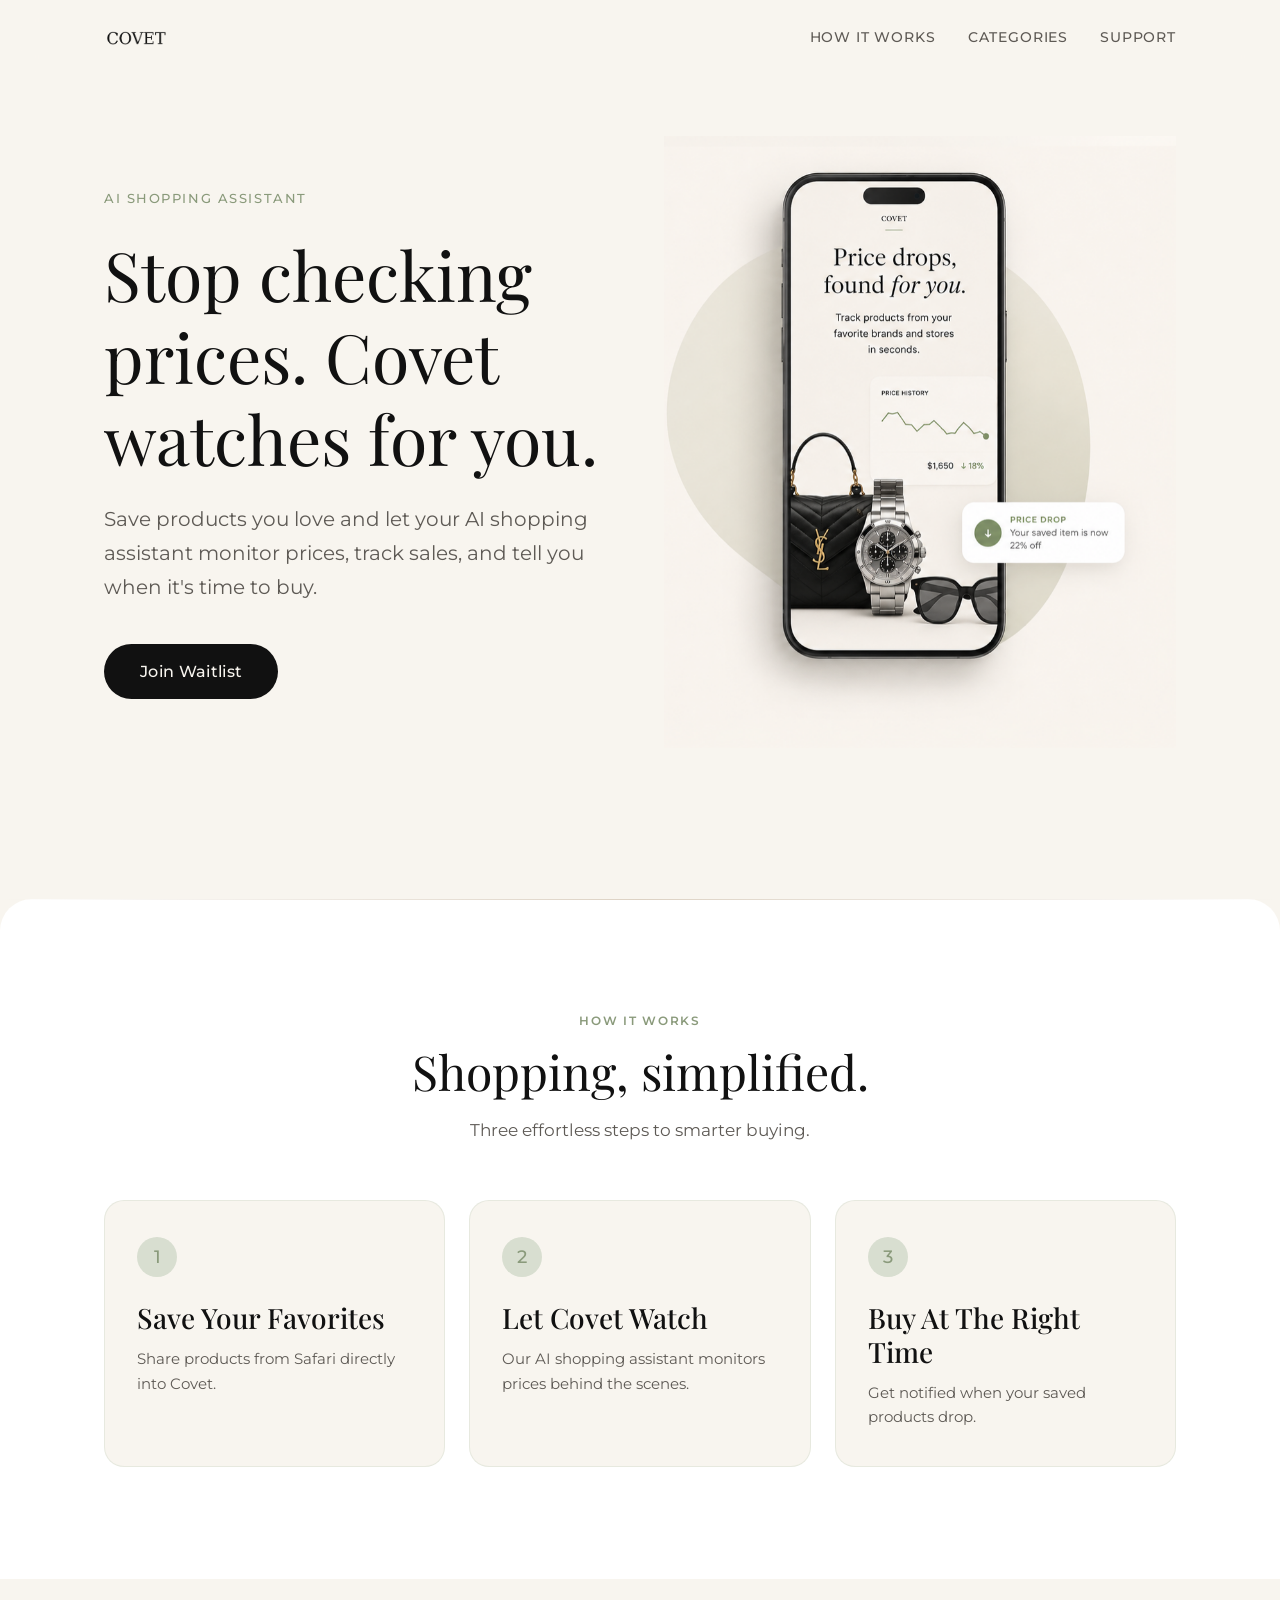
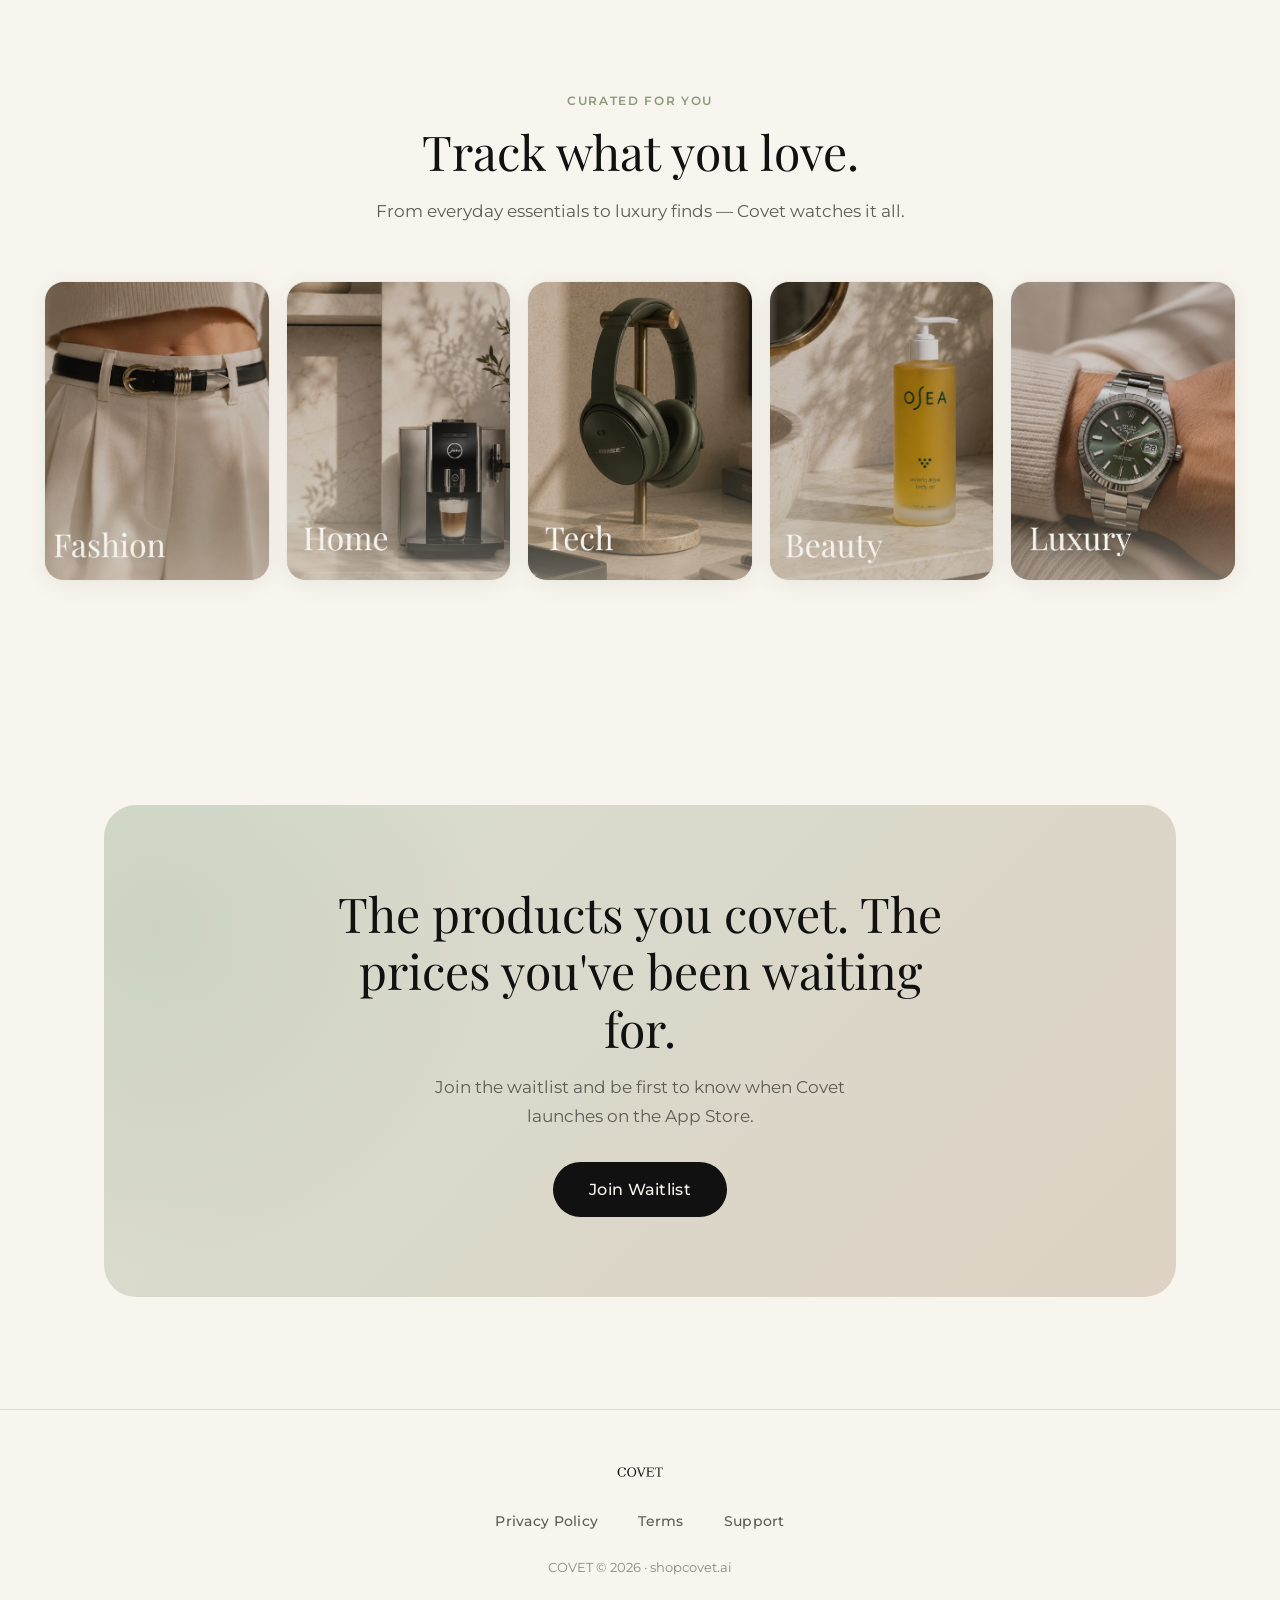
<file: index.html>
<!DOCTYPE html>
<html lang="en">
<head>
  <meta charset="UTF-8">
  <meta name="viewport" content="width=device-width, initial-scale=1.0">
  <meta name="description" content="Covet is an AI-powered shopping assistant that watches prices for you. Save products you love and buy at the perfect time.">
  <title>COVET — Your AI Shopping Assistant</title>
  <link rel="stylesheet" href="styles.css">
  <link rel="icon" href="data:image/svg+xml,<svg xmlns='http://www.w3.org/2000/svg' viewBox='0 0 100 100'><text y='.9em' font-size='90'>✦</text></svg>">
</head>
<body>

  <header class="site-header" id="header">
    <div class="container">
      <a href="index.html" class="logo"><img src="COVET LOGO/1.png" alt="Covet" class="logo-img"></a>
      <nav>
        <button class="nav-toggle" id="navToggle" aria-label="Toggle navigation" aria-expanded="false">
          <svg xmlns="http://www.w3.org/2000/svg" fill="none" viewBox="0 0 24 24" stroke="currentColor" stroke-width="1.5">
            <path stroke-linecap="round" stroke-linejoin="round" d="M3.75 6.75h16.5M3.75 12h16.5M3.75 17.25h16.5"/>
          </svg>
        </button>
        <div class="nav-links" id="navLinks">
          <a href="#how-it-works">How It Works</a>
          <a href="#categories">Categories</a>
          <a href="support.html">Support</a>
        </div>
      </nav>
    </div>
  </header>

  <main>
    <!-- Hero -->
    <section class="hero">
      <div class="container">
        <div class="hero-content">
          <span class="hero-eyebrow animate">AI Shopping Assistant</span>
          <h1 class="animate animate-delay-1">Stop checking prices. Covet watches for you.</h1>
          <p class="hero-sub animate animate-delay-2">Save products you love and let your AI shopping assistant monitor prices, track sales, and tell you when it's time to buy.</p>
          <button type="button" class="btn btn-apple join-waitlist-btn animate animate-delay-3">Join Waitlist</button>
        </div>

        <div class="hero-visual">
          <img
            src="Hero Image Mock up/Hero Visual.png"
            alt="Covet app on iPhone showing price drops, price history, and saved luxury products"
            class="hero-mockup-image animate animate-delay-1"
            width="798"
            height="953"
            loading="eager"
          >
        </div>
      </div>
    </section>

    <!-- How It Works -->
    <section class="how-it-works" id="how-it-works">
      <div class="container">
        <div class="section-header">
          <span class="section-label">How It Works</span>
          <h2>Shopping, simplified.</h2>
          <p>Three effortless steps to smarter buying.</p>
        </div>

        <div class="steps-grid">
          <article class="step-card">
            <div class="step-number">1</div>
            <h3>Save Your Favorites</h3>
            <p>Share products from Safari directly into Covet.</p>
          </article>
          <article class="step-card">
            <div class="step-number">2</div>
            <h3>Let Covet Watch</h3>
            <p>Our AI shopping assistant monitors prices behind the scenes.</p>
          </article>
          <article class="step-card">
            <div class="step-number">3</div>
            <h3>Buy At The Right Time</h3>
            <p>Get notified when your saved products drop.</p>
          </article>
        </div>
      </div>
    </section>

    <!-- Featured Categories -->
    <section id="categories">
      <div class="container">
        <div class="section-header">
          <span class="section-label">Curated For You</span>
          <h2>Track what you love.</h2>
          <p>From everyday essentials to luxury finds — Covet watches it all.</p>
        </div>

        <div class="categories-scroll">
          <div class="categories-grid">
          <article class="category-card">
            <div class="category-card-media">
              <img src="Products curated for you/Fashion.png" alt="Fashion" loading="lazy">
              <div class="category-card-shade" aria-hidden="true"></div>
            </div>
          </article>
          <article class="category-card">
            <div class="category-card-media">
              <img src="Products curated for you/Home.png" alt="Home" loading="lazy">
              <div class="category-card-shade" aria-hidden="true"></div>
            </div>
          </article>
          <article class="category-card">
            <div class="category-card-media">
              <img src="Products curated for you/Tech.png" alt="Tech" loading="lazy">
              <div class="category-card-shade" aria-hidden="true"></div>
            </div>
          </article>
          <article class="category-card">
            <div class="category-card-media">
              <img src="Products curated for you/Beauty.png" alt="Beauty" loading="lazy">
              <div class="category-card-shade" aria-hidden="true"></div>
            </div>
          </article>
          <article class="category-card">
            <div class="category-card-media">
              <img src="Products curated for you/Luxury.png" alt="Luxury" loading="lazy">
              <div class="category-card-shade" aria-hidden="true"></div>
            </div>
          </article>
          </div>
        </div>
      </div>
    </section>

    <!-- Final CTA -->
    <section class="final-cta">
      <div class="container">
        <div class="final-cta-inner">
          <h2>The products you covet. The prices you've been waiting for.</h2>
          <p>Join the waitlist and be first to know when Covet launches on the App Store.</p>
          <button type="button" class="btn btn-apple join-waitlist-btn">Join Waitlist</button>
        </div>
      </div>
    </section>
  </main>

  <footer class="site-footer">
    <div class="container">
      <div class="footer-inner">
        <a href="index.html" class="footer-brand"><img src="COVET LOGO/1.png" alt="Covet" class="logo-img logo-img--footer"></a>
        <nav class="footer-links">
          <a href="privacy.html">Privacy Policy</a>
          <a href="terms.html">Terms</a>
          <a href="support.html">Support</a>
        </nav>
        <p class="footer-copy">COVET &copy; 2026 &middot; shopcovet.ai</p>
      </div>
    </div>
  </footer>

  <div class="waitlist-modal" id="waitlistModal" aria-hidden="true" role="dialog" aria-modal="true" aria-labelledby="waitlistModalTitle">
    <div class="waitlist-modal__overlay" data-close-waitlist></div>
    <div class="waitlist-modal__panel">
      <button type="button" class="waitlist-modal__close" aria-label="Close waitlist" data-close-waitlist>
        <svg xmlns="http://www.w3.org/2000/svg" fill="none" viewBox="0 0 24 24" stroke="currentColor" stroke-width="1.5" aria-hidden="true">
          <path stroke-linecap="round" stroke-linejoin="round" d="M6 18 18 6M6 6l12 12"/>
        </svg>
      </button>
      <div id="waitlistFormView">
        <div class="waitlist-modal__header">
          <img src="COVET LOGO/1.png" alt="" class="waitlist-modal__logo" aria-hidden="true">
          <h2 id="waitlistModalTitle" class="waitlist-modal__title">Join The Waitlist</h2>
          <p class="waitlist-modal__subtitle">Be first to know when Covet launches.</p>
        </div>
        <form id="waitlistForm" class="waitlist-form" novalidate>
          <label class="waitlist-form__label" for="waitlistEmail">Email Address</label>
          <input
            type="email"
            id="waitlistEmail"
            name="email_address"
            class="waitlist-form__input"
            placeholder="Email Address"
            autocomplete="email"
            required
          >
          <p class="waitlist-form__error" id="waitlistError" hidden role="alert"></p>
          <button type="submit" class="waitlist-form__submit">Join Waitlist</button>
        </form>
      </div>
      <div class="waitlist-modal__success" id="waitlistSuccessView" hidden aria-live="polite">
        <p class="waitlist-modal__success-text" tabindex="-1">You're On The List ✨</p>
      </div>
    </div>
  </div>

  <script>
    const header = document.getElementById('header');
    const navToggle = document.getElementById('navToggle');
    const navLinks = document.getElementById('navLinks');

    window.addEventListener('scroll', () => {
      header.classList.toggle('scrolled', window.scrollY > 20);
    });

    navToggle.addEventListener('click', () => {
      const isOpen = navLinks.classList.toggle('open');
      navToggle.setAttribute('aria-expanded', isOpen);
    });

    navLinks.querySelectorAll('a').forEach(link => {
      link.addEventListener('click', () => {
        navLinks.classList.remove('open');
        navToggle.setAttribute('aria-expanded', 'false');
      });
    });

    const waitlistModal = document.getElementById('waitlistModal');
    const waitlistTriggers = document.querySelectorAll('.join-waitlist-btn');
    const waitlistCloseTargets = document.querySelectorAll('[data-close-waitlist]');
    const waitlistForm = document.getElementById('waitlistForm');
    const waitlistFormView = document.getElementById('waitlistFormView');
    const waitlistSuccessView = document.getElementById('waitlistSuccessView');
    const waitlistError = document.getElementById('waitlistError');
    const waitlistEmail = document.getElementById('waitlistEmail');
    const KIT_FORM_ENDPOINT = 'https://app.kit.com/forms/9588347/subscriptions';
    let waitlistLastFocus = null;

    function resetWaitlistModal() {
      waitlistForm.reset();
      waitlistFormView.hidden = false;
      waitlistSuccessView.hidden = true;
      waitlistError.hidden = true;
      waitlistError.textContent = '';
      waitlistForm.querySelector('[type="submit"]').disabled = false;
    }

    function openWaitlistModal() {
      waitlistLastFocus = document.activeElement;
      waitlistModal.classList.add('is-open');
      waitlistModal.setAttribute('aria-hidden', 'false');
      document.body.classList.add('waitlist-open');
      waitlistModal.querySelector('.waitlist-modal__close').focus();
    }

    function closeWaitlistModal() {
      waitlistModal.classList.remove('is-open');
      waitlistModal.setAttribute('aria-hidden', 'true');
      document.body.classList.remove('waitlist-open');
      resetWaitlistModal();
      if (waitlistLastFocus) {
        waitlistLastFocus.focus();
      }
    }

    waitlistForm.addEventListener('submit', async (event) => {
      event.preventDefault();

      if (!waitlistEmail.validity.valid) {
        waitlistError.textContent = 'Please enter a valid email address.';
        waitlistError.hidden = false;
        waitlistEmail.focus();
        return;
      }

      const submitBtn = waitlistForm.querySelector('[type="submit"]');
      submitBtn.disabled = true;
      waitlistError.hidden = true;

      try {
        const response = await fetch(KIT_FORM_ENDPOINT, {
          method: 'POST',
          headers: {
            'Content-Type': 'application/x-www-form-urlencoded',
            'Accept': 'application/json',
          },
          body: new URLSearchParams({
            email_address: waitlistEmail.value.trim(),
          }),
        });

        const data = await response.json();

        if (response.ok && data.status === 'success') {
          waitlistFormView.hidden = true;
          waitlistSuccessView.hidden = false;
          waitlistSuccessView.querySelector('.waitlist-modal__success-text').focus();
          return;
        }

        waitlistError.textContent = 'Something went wrong. Please try again.';
        waitlistError.hidden = false;
      } catch {
        waitlistError.textContent = 'Something went wrong. Please try again.';
        waitlistError.hidden = false;
      }

      submitBtn.disabled = false;
    });

    waitlistTriggers.forEach((trigger) => {
      trigger.addEventListener('click', openWaitlistModal);
    });

    waitlistCloseTargets.forEach((target) => {
      target.addEventListener('click', closeWaitlistModal);
    });

    document.addEventListener('keydown', (event) => {
      if (event.key === 'Escape' && waitlistModal.classList.contains('is-open')) {
        closeWaitlistModal();
      }
    });
  </script>

</body>
</html>
</file>
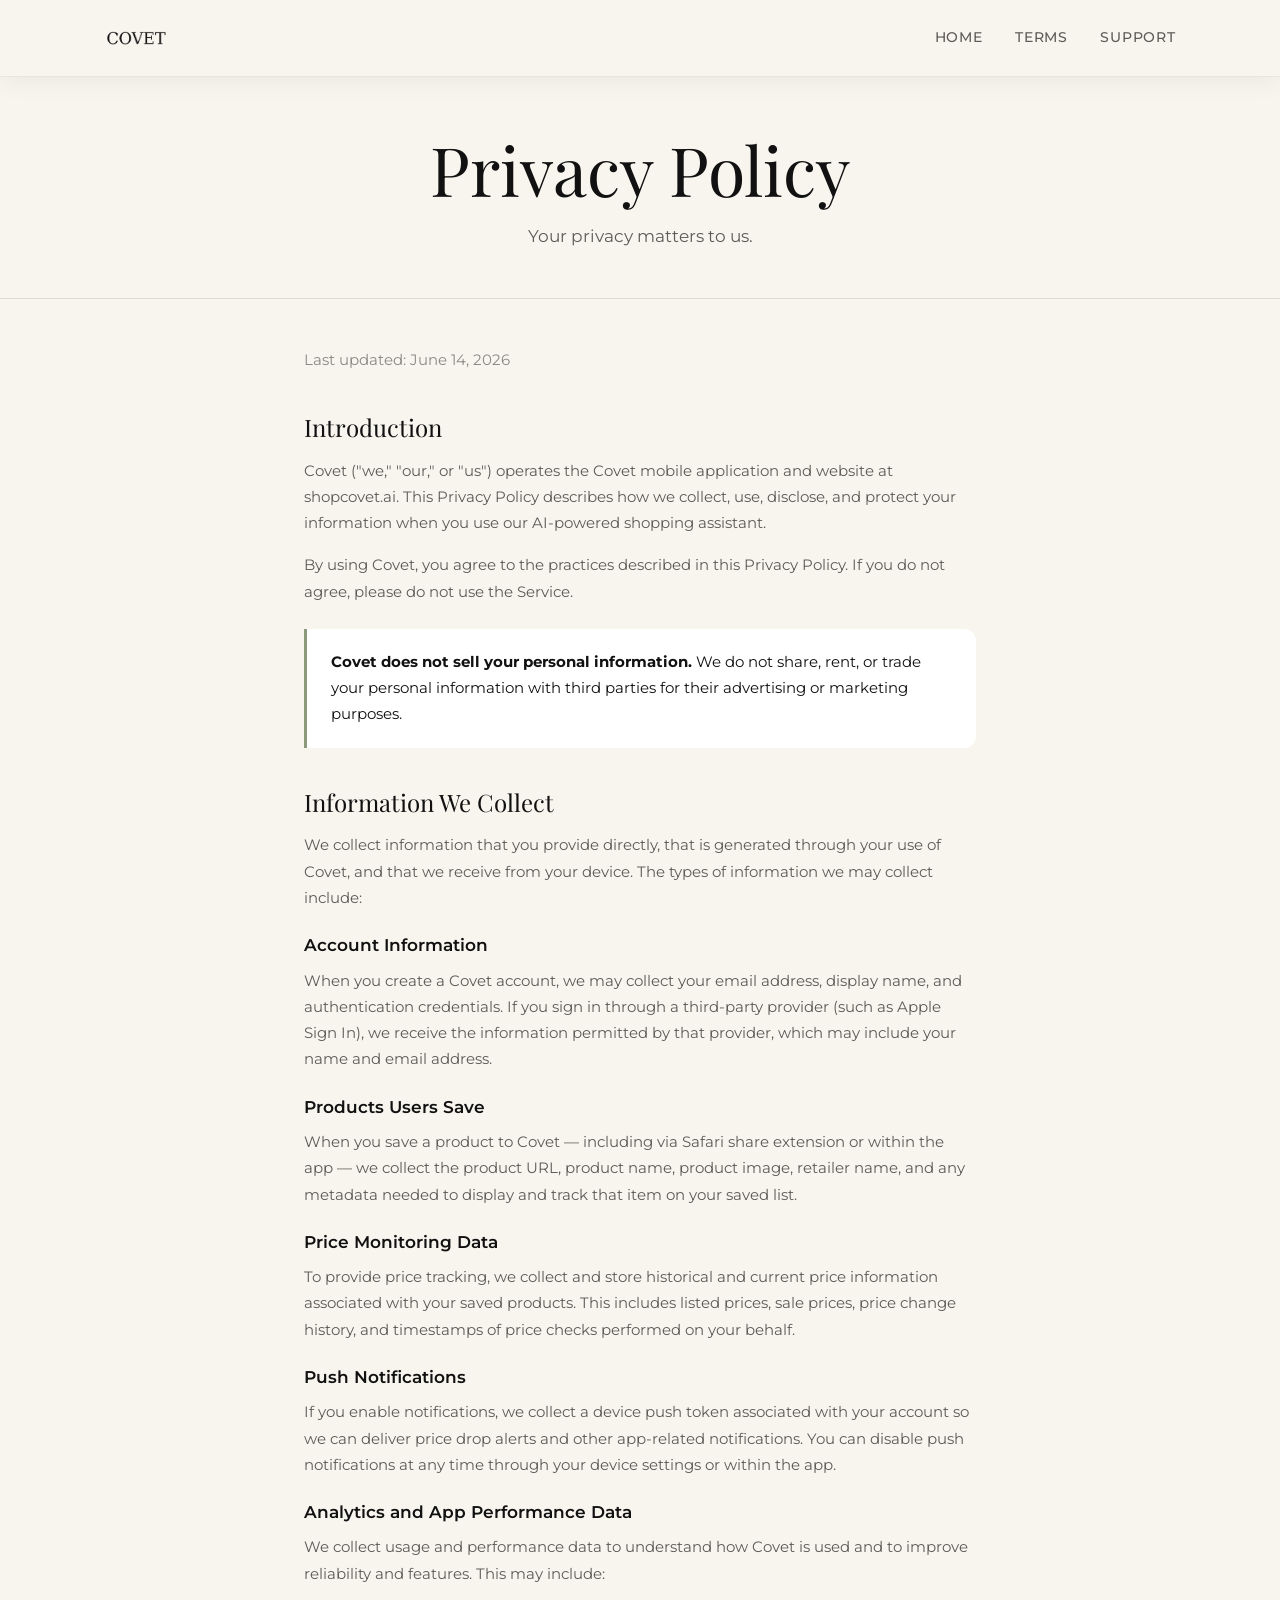
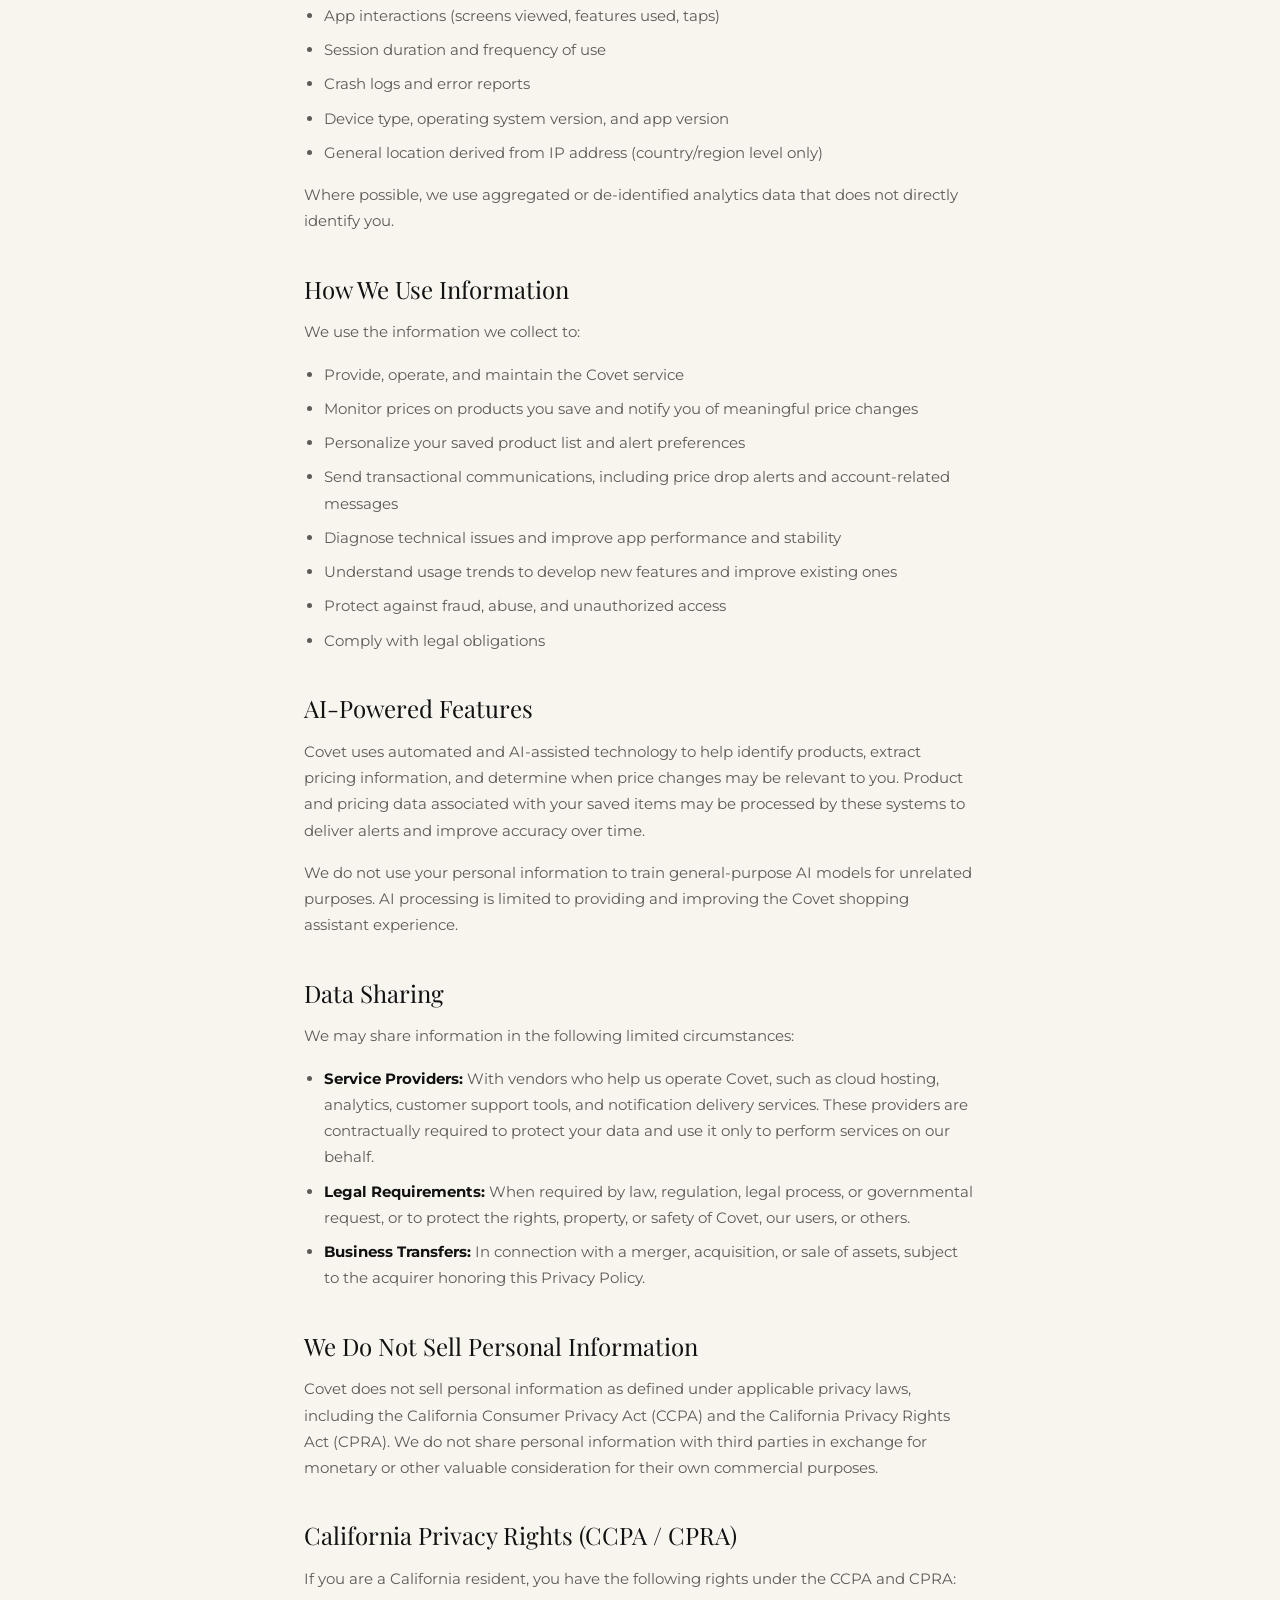
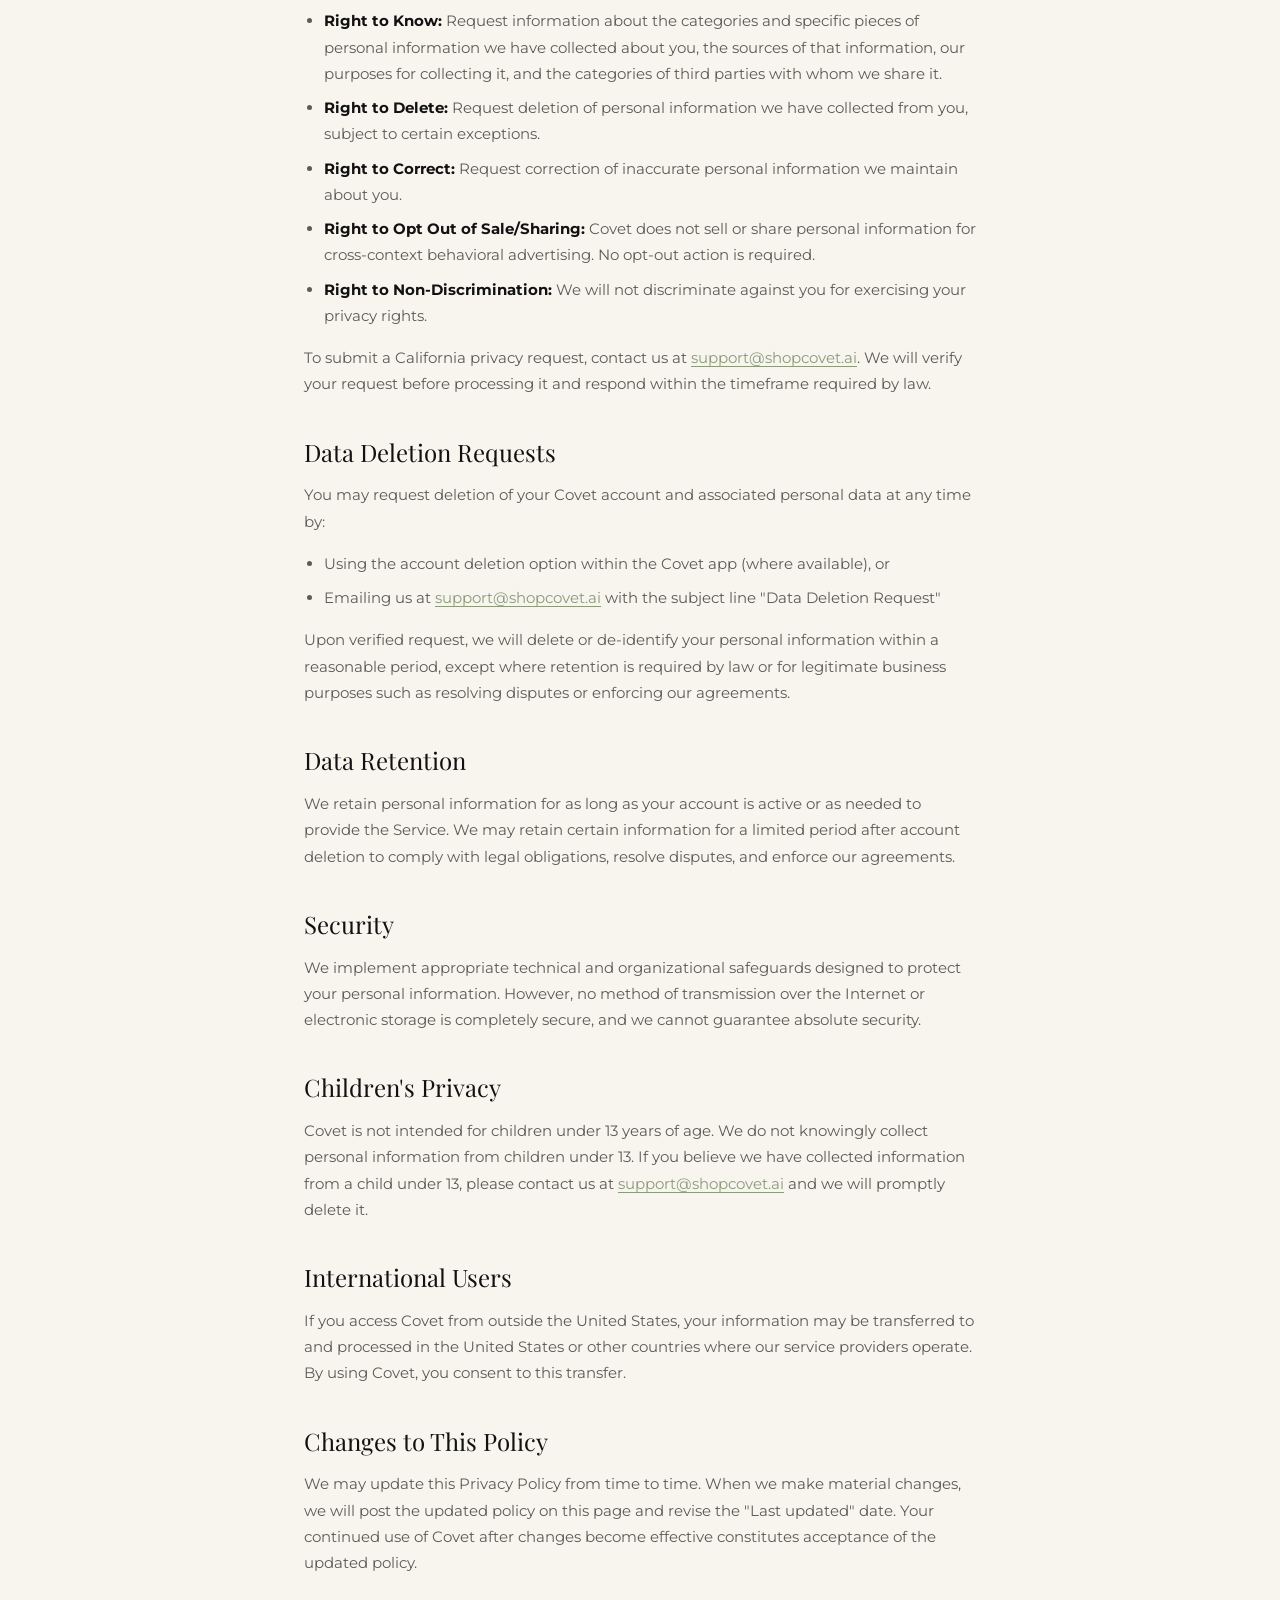
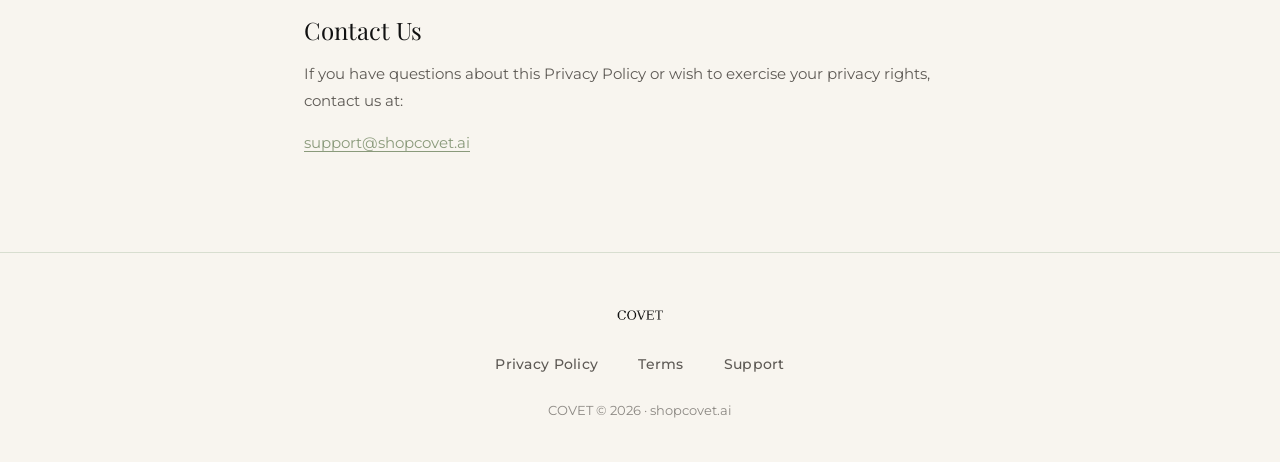
<file: privacy.html>
<!DOCTYPE html>
<html lang="en">
<head>
  <meta charset="UTF-8">
  <meta name="viewport" content="width=device-width, initial-scale=1.0">
  <meta name="description" content="COVET Privacy Policy — Learn how we collect, use, and protect your data.">
  <title>Privacy Policy — COVET</title>
  <link rel="stylesheet" href="styles.css">
  <link rel="icon" href="data:image/svg+xml,<svg xmlns='http://www.w3.org/2000/svg' viewBox='0 0 100 100'><text y='.9em' font-size='90'>✦</text></svg>">
</head>
<body>

  <header class="site-header scrolled">
    <div class="container">
      <a href="index.html" class="logo"><img src="COVET LOGO/1.png" alt="Covet" class="logo-img"></a>
      <nav>
        <button class="nav-toggle" id="navToggle" aria-label="Toggle navigation" aria-expanded="false">
          <svg xmlns="http://www.w3.org/2000/svg" fill="none" viewBox="0 0 24 24" stroke="currentColor" stroke-width="1.5">
            <path stroke-linecap="round" stroke-linejoin="round" d="M3.75 6.75h16.5M3.75 12h16.5M3.75 17.25h16.5"/>
          </svg>
        </button>
        <div class="nav-links" id="navLinks">
          <a href="index.html">Home</a>
          <a href="terms.html">Terms</a>
          <a href="support.html">Support</a>
        </div>
      </nav>
    </div>
  </header>

  <main>
    <div class="page-hero">
      <div class="container">
        <h1>Privacy Policy</h1>
        <p>Your privacy matters to us.</p>
      </div>
    </div>

    <div class="legal-content">
      <p class="legal-updated">Last updated: June 14, 2026</p>

      <h2>Introduction</h2>
      <p>Covet ("we," "our," or "us") operates the Covet mobile application and website at shopcovet.ai. This Privacy Policy describes how we collect, use, disclose, and protect your information when you use our AI-powered shopping assistant.</p>
      <p>By using Covet, you agree to the practices described in this Privacy Policy. If you do not agree, please do not use the Service.</p>

      <div class="legal-highlight">
        <p><strong class="text-primary">Covet does not sell your personal information.</strong> We do not share, rent, or trade your personal information with third parties for their advertising or marketing purposes.</p>
      </div>

      <h2>Information We Collect</h2>
      <p>We collect information that you provide directly, that is generated through your use of Covet, and that we receive from your device. The types of information we may collect include:</p>

      <h3>Account Information</h3>
      <p>When you create a Covet account, we may collect your email address, display name, and authentication credentials. If you sign in through a third-party provider (such as Apple Sign In), we receive the information permitted by that provider, which may include your name and email address.</p>

      <h3>Products Users Save</h3>
      <p>When you save a product to Covet — including via Safari share extension or within the app — we collect the product URL, product name, product image, retailer name, and any metadata needed to display and track that item on your saved list.</p>

      <h3>Price Monitoring Data</h3>
      <p>To provide price tracking, we collect and store historical and current price information associated with your saved products. This includes listed prices, sale prices, price change history, and timestamps of price checks performed on your behalf.</p>

      <h3>Push Notifications</h3>
      <p>If you enable notifications, we collect a device push token associated with your account so we can deliver price drop alerts and other app-related notifications. You can disable push notifications at any time through your device settings or within the app.</p>

      <h3>Analytics and App Performance Data</h3>
      <p>We collect usage and performance data to understand how Covet is used and to improve reliability and features. This may include:</p>
      <ul>
        <li>App interactions (screens viewed, features used, taps)</li>
        <li>Session duration and frequency of use</li>
        <li>Crash logs and error reports</li>
        <li>Device type, operating system version, and app version</li>
        <li>General location derived from IP address (country/region level only)</li>
      </ul>
      <p>Where possible, we use aggregated or de-identified analytics data that does not directly identify you.</p>

      <h2>How We Use Information</h2>
      <p>We use the information we collect to:</p>
      <ul>
        <li>Provide, operate, and maintain the Covet service</li>
        <li>Monitor prices on products you save and notify you of meaningful price changes</li>
        <li>Personalize your saved product list and alert preferences</li>
        <li>Send transactional communications, including price drop alerts and account-related messages</li>
        <li>Diagnose technical issues and improve app performance and stability</li>
        <li>Understand usage trends to develop new features and improve existing ones</li>
        <li>Protect against fraud, abuse, and unauthorized access</li>
        <li>Comply with legal obligations</li>
      </ul>

      <h2>AI-Powered Features</h2>
      <p>Covet uses automated and AI-assisted technology to help identify products, extract pricing information, and determine when price changes may be relevant to you. Product and pricing data associated with your saved items may be processed by these systems to deliver alerts and improve accuracy over time.</p>
      <p>We do not use your personal information to train general-purpose AI models for unrelated purposes. AI processing is limited to providing and improving the Covet shopping assistant experience.</p>

      <h2>Data Sharing</h2>
      <p>We may share information in the following limited circumstances:</p>
      <ul>
        <li><strong class="text-primary">Service Providers:</strong> With vendors who help us operate Covet, such as cloud hosting, analytics, customer support tools, and notification delivery services. These providers are contractually required to protect your data and use it only to perform services on our behalf.</li>
        <li><strong class="text-primary">Legal Requirements:</strong> When required by law, regulation, legal process, or governmental request, or to protect the rights, property, or safety of Covet, our users, or others.</li>
        <li><strong class="text-primary">Business Transfers:</strong> In connection with a merger, acquisition, or sale of assets, subject to the acquirer honoring this Privacy Policy.</li>
      </ul>

      <h2>We Do Not Sell Personal Information</h2>
      <p>Covet does not sell personal information as defined under applicable privacy laws, including the California Consumer Privacy Act (CCPA) and the California Privacy Rights Act (CPRA). We do not share personal information with third parties in exchange for monetary or other valuable consideration for their own commercial purposes.</p>

      <h2>California Privacy Rights (CCPA / CPRA)</h2>
      <p>If you are a California resident, you have the following rights under the CCPA and CPRA:</p>
      <ul>
        <li><strong class="text-primary">Right to Know:</strong> Request information about the categories and specific pieces of personal information we have collected about you, the sources of that information, our purposes for collecting it, and the categories of third parties with whom we share it.</li>
        <li><strong class="text-primary">Right to Delete:</strong> Request deletion of personal information we have collected from you, subject to certain exceptions.</li>
        <li><strong class="text-primary">Right to Correct:</strong> Request correction of inaccurate personal information we maintain about you.</li>
        <li><strong class="text-primary">Right to Opt Out of Sale/Sharing:</strong> Covet does not sell or share personal information for cross-context behavioral advertising. No opt-out action is required.</li>
        <li><strong class="text-primary">Right to Non-Discrimination:</strong> We will not discriminate against you for exercising your privacy rights.</li>
      </ul>
      <p>To submit a California privacy request, contact us at <a href="mailto:support@shopcovet.ai">support@shopcovet.ai</a>. We will verify your request before processing it and respond within the timeframe required by law.</p>

      <h2>Data Deletion Requests</h2>
      <p>You may request deletion of your Covet account and associated personal data at any time by:</p>
      <ul>
        <li>Using the account deletion option within the Covet app (where available), or</li>
        <li>Emailing us at <a href="mailto:support@shopcovet.ai">support@shopcovet.ai</a> with the subject line "Data Deletion Request"</li>
      </ul>
      <p>Upon verified request, we will delete or de-identify your personal information within a reasonable period, except where retention is required by law or for legitimate business purposes such as resolving disputes or enforcing our agreements.</p>

      <h2>Data Retention</h2>
      <p>We retain personal information for as long as your account is active or as needed to provide the Service. We may retain certain information for a limited period after account deletion to comply with legal obligations, resolve disputes, and enforce our agreements.</p>

      <h2>Security</h2>
      <p>We implement appropriate technical and organizational safeguards designed to protect your personal information. However, no method of transmission over the Internet or electronic storage is completely secure, and we cannot guarantee absolute security.</p>

      <h2>Children's Privacy</h2>
      <p>Covet is not intended for children under 13 years of age. We do not knowingly collect personal information from children under 13. If you believe we have collected information from a child under 13, please contact us at <a href="mailto:support@shopcovet.ai">support@shopcovet.ai</a> and we will promptly delete it.</p>

      <h2>International Users</h2>
      <p>If you access Covet from outside the United States, your information may be transferred to and processed in the United States or other countries where our service providers operate. By using Covet, you consent to this transfer.</p>

      <h2>Changes to This Policy</h2>
      <p>We may update this Privacy Policy from time to time. When we make material changes, we will post the updated policy on this page and revise the "Last updated" date. Your continued use of Covet after changes become effective constitutes acceptance of the updated policy.</p>

      <h2>Contact Us</h2>
      <p>If you have questions about this Privacy Policy or wish to exercise your privacy rights, contact us at:</p>
      <p><a href="mailto:support@shopcovet.ai">support@shopcovet.ai</a></p>
    </div>
  </main>

  <footer class="site-footer">
    <div class="container">
      <div class="footer-inner">
        <a href="index.html" class="footer-brand"><img src="COVET LOGO/1.png" alt="Covet" class="logo-img logo-img--footer"></a>
        <nav class="footer-links">
          <a href="privacy.html">Privacy Policy</a>
          <a href="terms.html">Terms</a>
          <a href="support.html">Support</a>
        </nav>
        <p class="footer-copy">COVET &copy; 2026 &middot; shopcovet.ai</p>
      </div>
    </div>
  </footer>

  <script>
    const navToggle = document.getElementById('navToggle');
    const navLinks = document.getElementById('navLinks');

    navToggle.addEventListener('click', () => {
      const isOpen = navLinks.classList.toggle('open');
      navToggle.setAttribute('aria-expanded', isOpen);
    });
  </script>

</body>
</html>
</file>
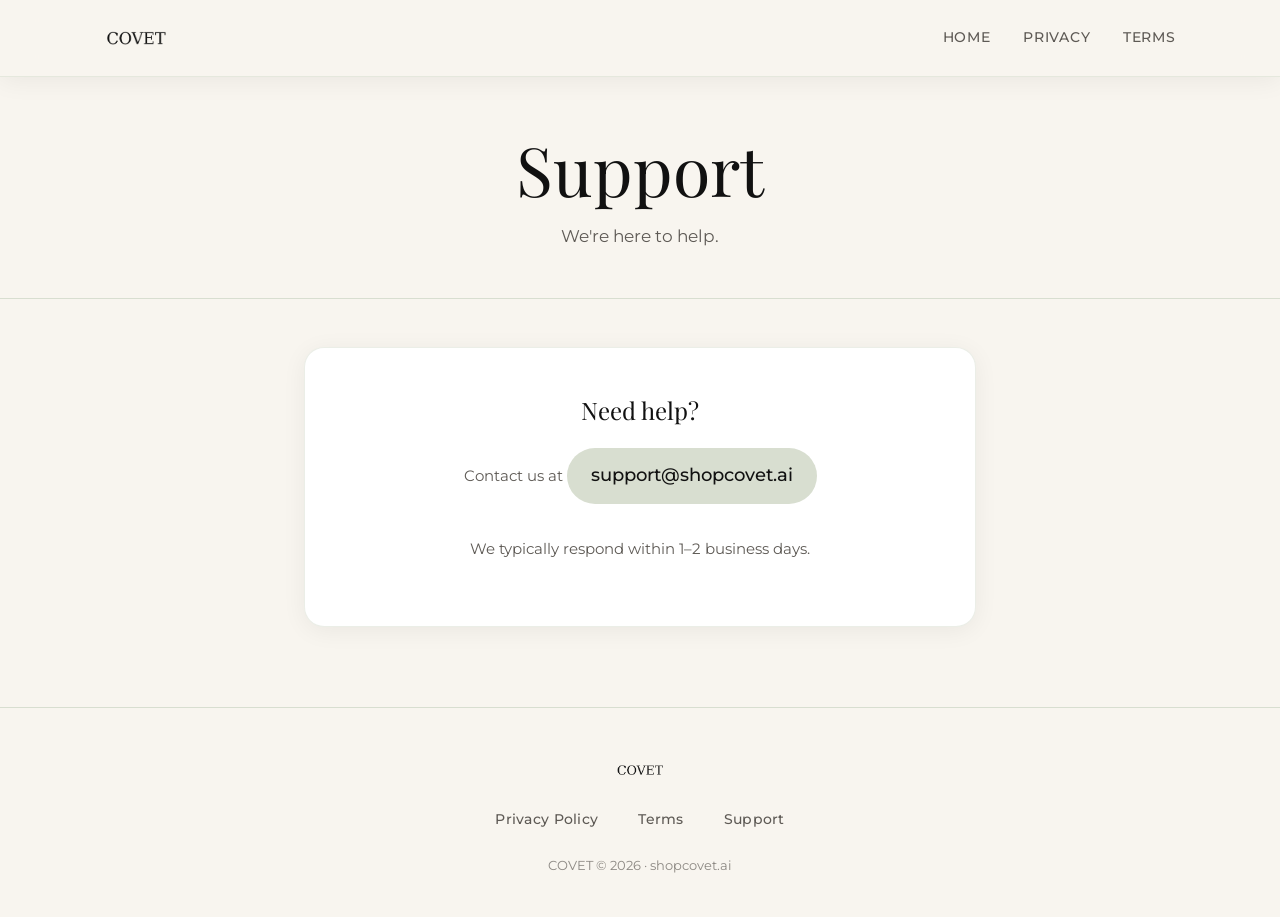
<file: support.html>
<!DOCTYPE html>
<html lang="en">
<head>
  <meta charset="UTF-8">
  <meta name="viewport" content="width=device-width, initial-scale=1.0">
  <meta name="description" content="COVET Support — Get help with the Covet AI shopping assistant.">
  <title>Support — COVET</title>
  <link rel="stylesheet" href="styles.css">
  <link rel="icon" href="data:image/svg+xml,<svg xmlns='http://www.w3.org/2000/svg' viewBox='0 0 100 100'><text y='.9em' font-size='90'>✦</text></svg>">
</head>
<body>

  <header class="site-header scrolled">
    <div class="container">
      <a href="index.html" class="logo"><img src="COVET LOGO/1.png" alt="Covet" class="logo-img"></a>
      <nav>
        <button class="nav-toggle" id="navToggle" aria-label="Toggle navigation" aria-expanded="false">
          <svg xmlns="http://www.w3.org/2000/svg" fill="none" viewBox="0 0 24 24" stroke="currentColor" stroke-width="1.5">
            <path stroke-linecap="round" stroke-linejoin="round" d="M3.75 6.75h16.5M3.75 12h16.5M3.75 17.25h16.5"/>
          </svg>
        </button>
        <div class="nav-links" id="navLinks">
          <a href="index.html">Home</a>
          <a href="privacy.html">Privacy</a>
          <a href="terms.html">Terms</a>
        </div>
      </nav>
    </div>
  </header>

  <main>
    <div class="page-hero">
      <div class="container">
        <h1>Support</h1>
        <p>We're here to help.</p>
      </div>
    </div>

    <div class="support-content">
      <div class="support-card animate">
        <h2>Need help?</h2>
        <p>Contact us at <a href="mailto:support@shopcovet.ai" class="support-email">support@shopcovet.ai</a></p>
        <p class="support-note">We typically respond within 1–2 business days.</p>
      </div>
    </div>
  </main>

  <footer class="site-footer">
    <div class="container">
      <div class="footer-inner">
        <a href="index.html" class="footer-brand"><img src="COVET LOGO/1.png" alt="Covet" class="logo-img logo-img--footer"></a>
        <nav class="footer-links">
          <a href="privacy.html">Privacy Policy</a>
          <a href="terms.html">Terms</a>
          <a href="support.html">Support</a>
        </nav>
        <p class="footer-copy">COVET &copy; 2026 &middot; shopcovet.ai</p>
      </div>
    </div>
  </footer>

  <script>
    const navToggle = document.getElementById('navToggle');
    const navLinks = document.getElementById('navLinks');

    navToggle.addEventListener('click', () => {
      const isOpen = navLinks.classList.toggle('open');
      navToggle.setAttribute('aria-expanded', isOpen);
    });
  </script>

</body>
</html>
</file>
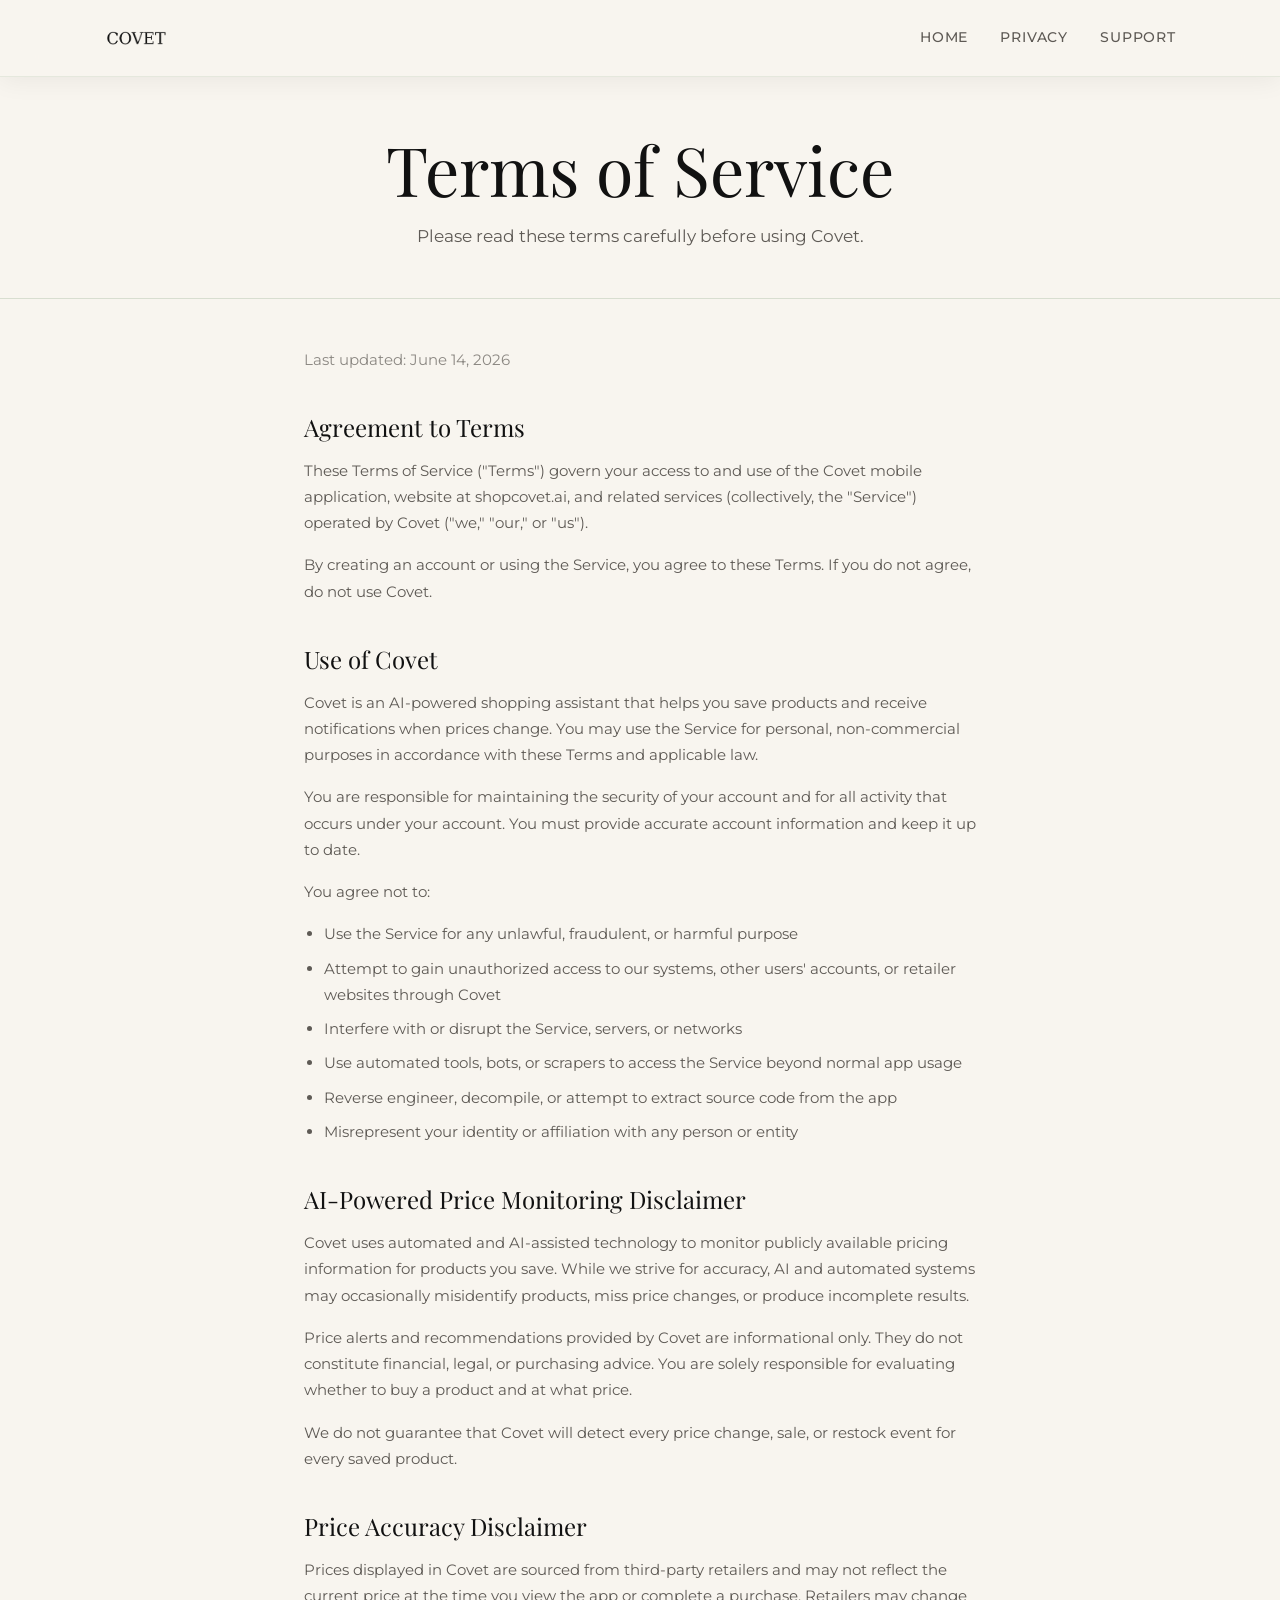
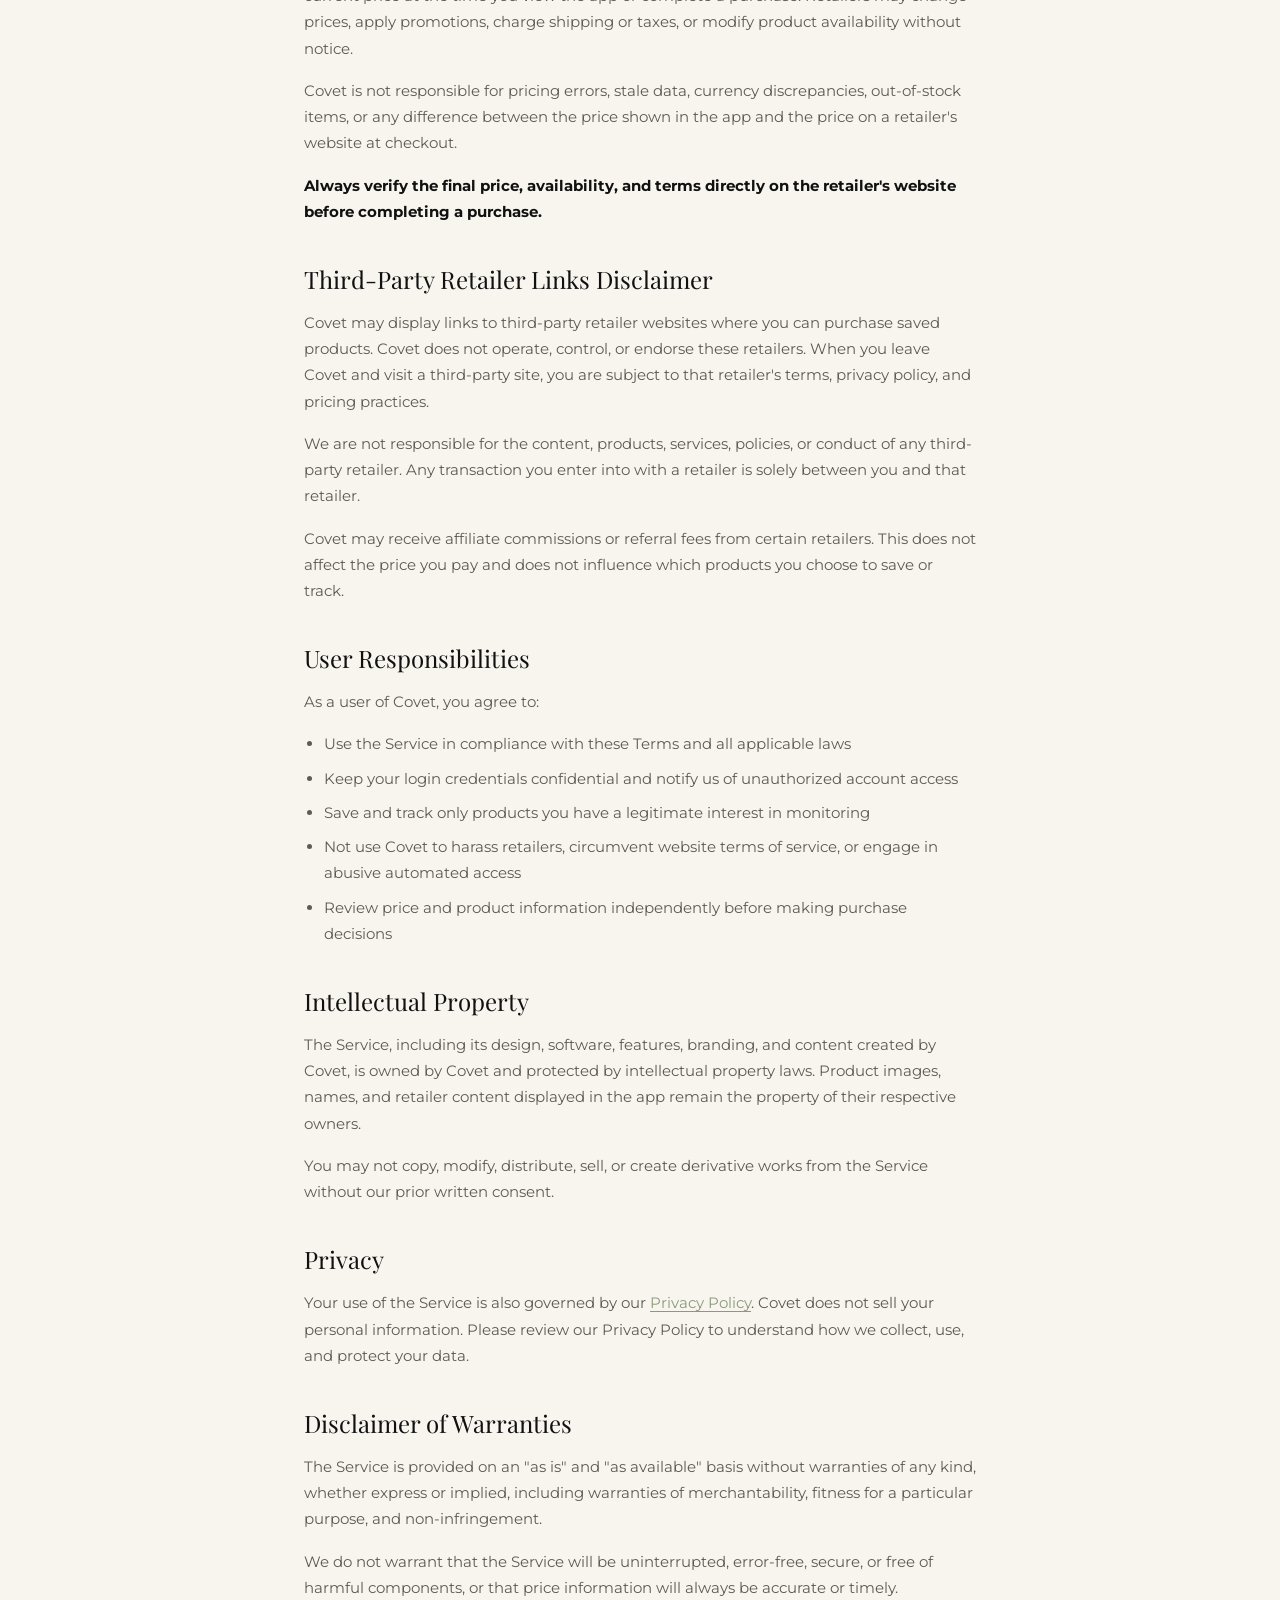
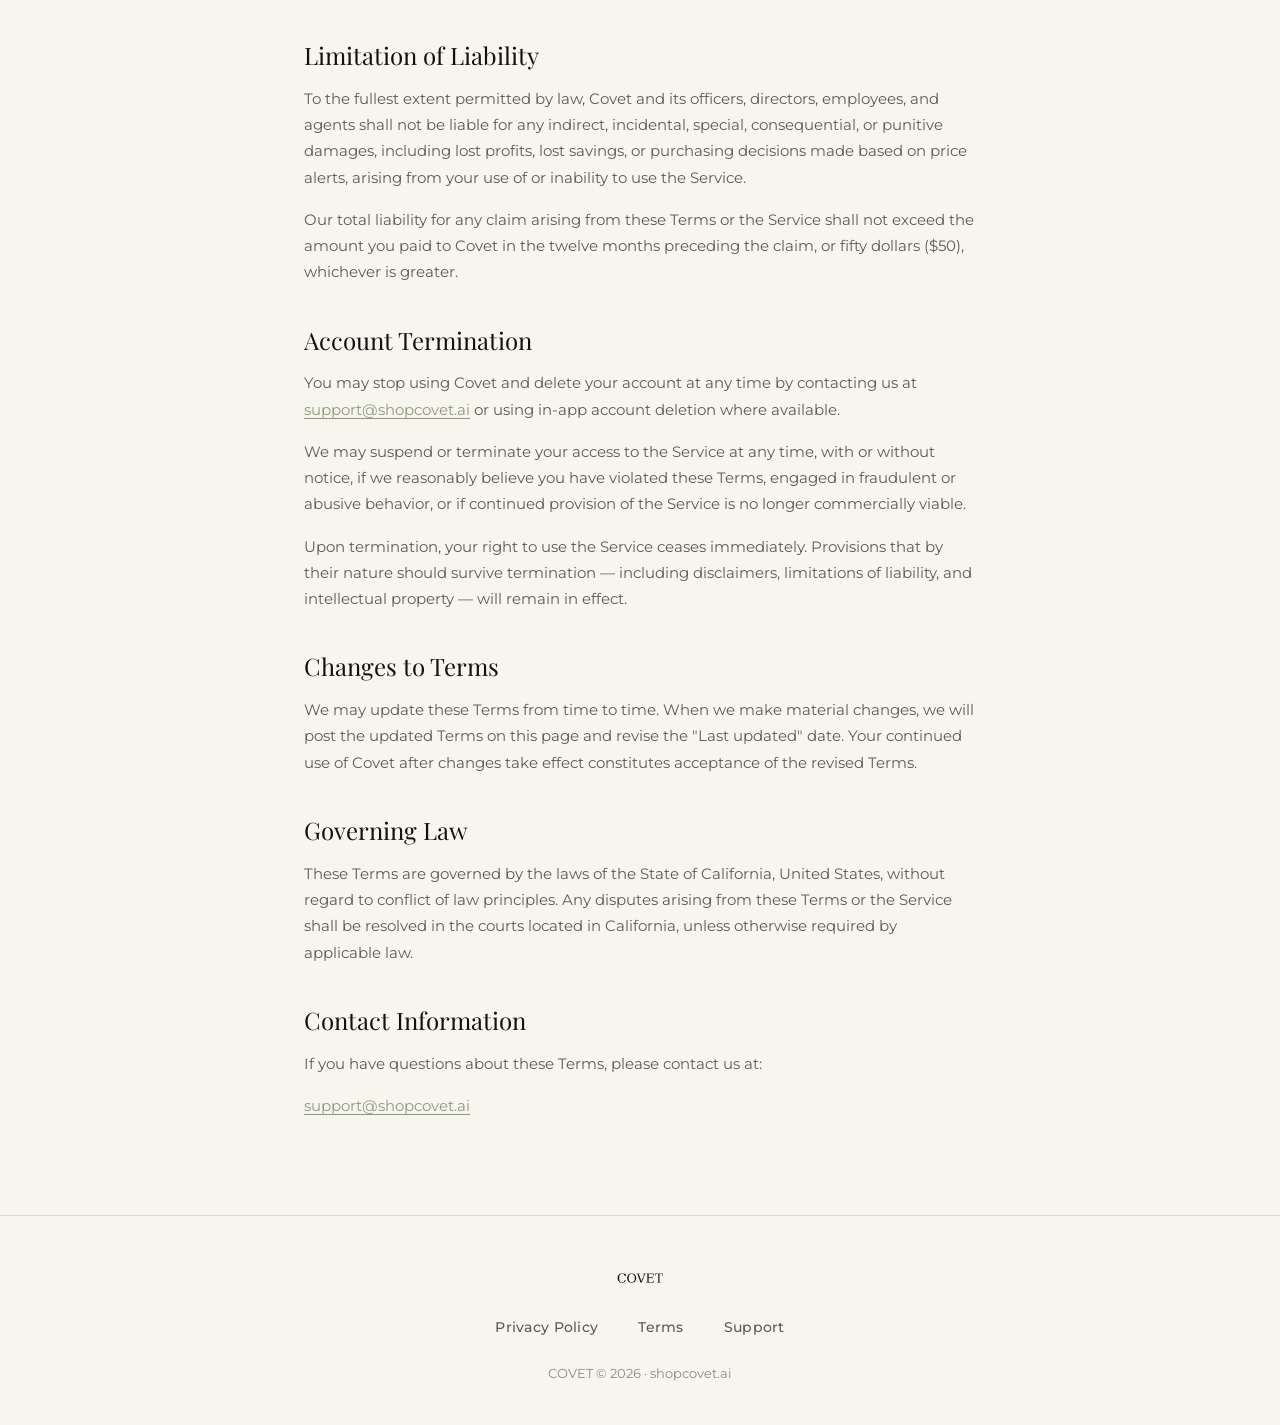
<file: terms.html>
<!DOCTYPE html>
<html lang="en">
<head>
  <meta charset="UTF-8">
  <meta name="viewport" content="width=device-width, initial-scale=1.0">
  <meta name="description" content="COVET Terms of Service — Terms and conditions for using the Covet app.">
  <title>Terms of Service — COVET</title>
  <link rel="stylesheet" href="styles.css">
  <link rel="icon" href="data:image/svg+xml,<svg xmlns='http://www.w3.org/2000/svg' viewBox='0 0 100 100'><text y='.9em' font-size='90'>✦</text></svg>">
</head>
<body>

  <header class="site-header scrolled">
    <div class="container">
      <a href="index.html" class="logo"><img src="COVET LOGO/1.png" alt="Covet" class="logo-img"></a>
      <nav>
        <button class="nav-toggle" id="navToggle" aria-label="Toggle navigation" aria-expanded="false">
          <svg xmlns="http://www.w3.org/2000/svg" fill="none" viewBox="0 0 24 24" stroke="currentColor" stroke-width="1.5">
            <path stroke-linecap="round" stroke-linejoin="round" d="M3.75 6.75h16.5M3.75 12h16.5M3.75 17.25h16.5"/>
          </svg>
        </button>
        <div class="nav-links" id="navLinks">
          <a href="index.html">Home</a>
          <a href="privacy.html">Privacy</a>
          <a href="support.html">Support</a>
        </div>
      </nav>
    </div>
  </header>

  <main>
    <div class="page-hero">
      <div class="container">
        <h1>Terms of Service</h1>
        <p>Please read these terms carefully before using Covet.</p>
      </div>
    </div>

    <div class="legal-content">
      <p class="legal-updated">Last updated: June 14, 2026</p>

      <h2>Agreement to Terms</h2>
      <p>These Terms of Service ("Terms") govern your access to and use of the Covet mobile application, website at shopcovet.ai, and related services (collectively, the "Service") operated by Covet ("we," "our," or "us").</p>
      <p>By creating an account or using the Service, you agree to these Terms. If you do not agree, do not use Covet.</p>

      <h2>Use of Covet</h2>
      <p>Covet is an AI-powered shopping assistant that helps you save products and receive notifications when prices change. You may use the Service for personal, non-commercial purposes in accordance with these Terms and applicable law.</p>
      <p>You are responsible for maintaining the security of your account and for all activity that occurs under your account. You must provide accurate account information and keep it up to date.</p>
      <p>You agree not to:</p>
      <ul>
        <li>Use the Service for any unlawful, fraudulent, or harmful purpose</li>
        <li>Attempt to gain unauthorized access to our systems, other users' accounts, or retailer websites through Covet</li>
        <li>Interfere with or disrupt the Service, servers, or networks</li>
        <li>Use automated tools, bots, or scrapers to access the Service beyond normal app usage</li>
        <li>Reverse engineer, decompile, or attempt to extract source code from the app</li>
        <li>Misrepresent your identity or affiliation with any person or entity</li>
      </ul>

      <h2>AI-Powered Price Monitoring Disclaimer</h2>
      <p>Covet uses automated and AI-assisted technology to monitor publicly available pricing information for products you save. While we strive for accuracy, AI and automated systems may occasionally misidentify products, miss price changes, or produce incomplete results.</p>
      <p>Price alerts and recommendations provided by Covet are informational only. They do not constitute financial, legal, or purchasing advice. You are solely responsible for evaluating whether to buy a product and at what price.</p>
      <p>We do not guarantee that Covet will detect every price change, sale, or restock event for every saved product.</p>

      <h2>Price Accuracy Disclaimer</h2>
      <p>Prices displayed in Covet are sourced from third-party retailers and may not reflect the current price at the time you view the app or complete a purchase. Retailers may change prices, apply promotions, charge shipping or taxes, or modify product availability without notice.</p>
      <p>Covet is not responsible for pricing errors, stale data, currency discrepancies, out-of-stock items, or any difference between the price shown in the app and the price on a retailer's website at checkout.</p>
      <p><strong class="text-primary">Always verify the final price, availability, and terms directly on the retailer's website before completing a purchase.</strong></p>

      <h2>Third-Party Retailer Links Disclaimer</h2>
      <p>Covet may display links to third-party retailer websites where you can purchase saved products. Covet does not operate, control, or endorse these retailers. When you leave Covet and visit a third-party site, you are subject to that retailer's terms, privacy policy, and pricing practices.</p>
      <p>We are not responsible for the content, products, services, policies, or conduct of any third-party retailer. Any transaction you enter into with a retailer is solely between you and that retailer.</p>
      <p>Covet may receive affiliate commissions or referral fees from certain retailers. This does not affect the price you pay and does not influence which products you choose to save or track.</p>

      <h2>User Responsibilities</h2>
      <p>As a user of Covet, you agree to:</p>
      <ul>
        <li>Use the Service in compliance with these Terms and all applicable laws</li>
        <li>Keep your login credentials confidential and notify us of unauthorized account access</li>
        <li>Save and track only products you have a legitimate interest in monitoring</li>
        <li>Not use Covet to harass retailers, circumvent website terms of service, or engage in abusive automated access</li>
        <li>Review price and product information independently before making purchase decisions</li>
      </ul>

      <h2>Intellectual Property</h2>
      <p>The Service, including its design, software, features, branding, and content created by Covet, is owned by Covet and protected by intellectual property laws. Product images, names, and retailer content displayed in the app remain the property of their respective owners.</p>
      <p>You may not copy, modify, distribute, sell, or create derivative works from the Service without our prior written consent.</p>

      <h2>Privacy</h2>
      <p>Your use of the Service is also governed by our <a href="privacy.html">Privacy Policy</a>. Covet does not sell your personal information. Please review our Privacy Policy to understand how we collect, use, and protect your data.</p>

      <h2>Disclaimer of Warranties</h2>
      <p>The Service is provided on an "as is" and "as available" basis without warranties of any kind, whether express or implied, including warranties of merchantability, fitness for a particular purpose, and non-infringement.</p>
      <p>We do not warrant that the Service will be uninterrupted, error-free, secure, or free of harmful components, or that price information will always be accurate or timely.</p>

      <h2>Limitation of Liability</h2>
      <p>To the fullest extent permitted by law, Covet and its officers, directors, employees, and agents shall not be liable for any indirect, incidental, special, consequential, or punitive damages, including lost profits, lost savings, or purchasing decisions made based on price alerts, arising from your use of or inability to use the Service.</p>
      <p>Our total liability for any claim arising from these Terms or the Service shall not exceed the amount you paid to Covet in the twelve months preceding the claim, or fifty dollars ($50), whichever is greater.</p>

      <h2>Account Termination</h2>
      <p>You may stop using Covet and delete your account at any time by contacting us at <a href="mailto:support@shopcovet.ai">support@shopcovet.ai</a> or using in-app account deletion where available.</p>
      <p>We may suspend or terminate your access to the Service at any time, with or without notice, if we reasonably believe you have violated these Terms, engaged in fraudulent or abusive behavior, or if continued provision of the Service is no longer commercially viable.</p>
      <p>Upon termination, your right to use the Service ceases immediately. Provisions that by their nature should survive termination — including disclaimers, limitations of liability, and intellectual property — will remain in effect.</p>

      <h2>Changes to Terms</h2>
      <p>We may update these Terms from time to time. When we make material changes, we will post the updated Terms on this page and revise the "Last updated" date. Your continued use of Covet after changes take effect constitutes acceptance of the revised Terms.</p>

      <h2>Governing Law</h2>
      <p>These Terms are governed by the laws of the State of California, United States, without regard to conflict of law principles. Any disputes arising from these Terms or the Service shall be resolved in the courts located in California, unless otherwise required by applicable law.</p>

      <h2>Contact Information</h2>
      <p>If you have questions about these Terms, please contact us at:</p>
      <p><a href="mailto:support@shopcovet.ai">support@shopcovet.ai</a></p>
    </div>
  </main>

  <footer class="site-footer">
    <div class="container">
      <div class="footer-inner">
        <a href="index.html" class="footer-brand"><img src="COVET LOGO/1.png" alt="Covet" class="logo-img logo-img--footer"></a>
        <nav class="footer-links">
          <a href="privacy.html">Privacy Policy</a>
          <a href="terms.html">Terms</a>
          <a href="support.html">Support</a>
        </nav>
        <p class="footer-copy">COVET &copy; 2026 &middot; shopcovet.ai</p>
      </div>
    </div>
  </footer>

  <script>
    const navToggle = document.getElementById('navToggle');
    const navLinks = document.getElementById('navLinks');

    navToggle.addEventListener('click', () => {
      const isOpen = navLinks.classList.toggle('open');
      navToggle.setAttribute('aria-expanded', isOpen);
    });
  </script>

</body>
</html>
</file>
<file: styles.css>
/* ============================================
   Covet — Luxury Editorial Marketing Site
   ============================================ */

@import url('https://fonts.googleapis.com/css2?family=Montserrat:wght@400;500;600&family=Playfair+Display:wght@400;500;600&display=swap');
@import url('https://fonts.googleapis.com/css2?family=Cormorant:wght@500;600&family=Outfit:wght@400;500&display=swap');

/* --- Custom Properties --- */
:root {
  --bg-ivory: #F8F5EF;
  --text-primary: #111111;
  --text-secondary: #5E5A55;
  --sage: #8A9A7B;
  --sage-soft: #D8DED0;
  --beige-warm: #DDD2C4;
  --white: #FFFFFF;

  --font-display: 'Playfair Display', Georgia, 'Times New Roman', serif;
  --font-body: 'Montserrat', -apple-system, BlinkMacSystemFont, 'Segoe UI', sans-serif;

  --radius-sm: 12px;
  --radius-md: 20px;
  --radius-lg: 32px;
  --radius-full: 9999px;

  --shadow-soft: 0 4px 24px rgba(17, 17, 17, 0.06);
  --shadow-card: 0 8px 40px rgba(17, 17, 17, 0.08);

  --transition: 0.4s cubic-bezier(0.25, 0.46, 0.45, 0.94);
  --max-width: 1120px;
}

/* --- Reset & Base --- */
*,
*::before,
*::after {
  box-sizing: border-box;
  margin: 0;
  padding: 0;
}

html {
  scroll-behavior: smooth;
  -webkit-font-smoothing: antialiased;
  -moz-osx-font-smoothing: grayscale;
}

body {
  font-family: var(--font-body);
  font-weight: 400;
  font-size: 1rem;
  line-height: 1.65;
  color: var(--text-primary);
  background-color: var(--bg-ivory);
  overflow-x: hidden;
}

img {
  max-width: 100%;
  display: block;
}

a {
  color: inherit;
  text-decoration: none;
  transition: color var(--transition), opacity var(--transition);
}

a:hover {
  color: var(--sage);
}

ul, ol {
  list-style: none;
}

/* --- Typography --- */
h1, h2, h3, h4 {
  font-family: var(--font-display);
  font-weight: 400;
  line-height: 1.2;
  letter-spacing: 0;
}

h1 {
  font-size: clamp(2.5rem, 6vw, 4.25rem);
}

h2 {
  font-size: clamp(2rem, 4.5vw, 3rem);
}

h3 {
  font-size: clamp(1.35rem, 2.5vw, 1.75rem);
  font-weight: 500;
}

p {
  color: var(--text-secondary);
}

.text-primary {
  color: var(--text-primary);
}

/* --- Layout --- */
.container {
  width: 100%;
  max-width: var(--max-width);
  margin: 0 auto;
  padding: 0 1.5rem;
}

section {
  padding: clamp(4rem, 10vw, 7rem) 0;
}

/* --- Animations --- */
@keyframes fadeUp {
  from {
    opacity: 0;
    transform: translateY(28px);
  }
  to {
    opacity: 1;
    transform: translateY(0);
  }
}

@keyframes fadeIn {
  from { opacity: 0; }
  to { opacity: 1; }
}

@keyframes shimmer {
  0%, 100% { opacity: 0.4; }
  50% { opacity: 0.7; }
}

.animate {
  animation: fadeUp 0.9s cubic-bezier(0.25, 0.46, 0.45, 0.94) forwards;
  opacity: 0;
}

.animate-delay-1 { animation-delay: 0.1s; }
.animate-delay-2 { animation-delay: 0.2s; }
.animate-delay-3 { animation-delay: 0.35s; }
.animate-delay-4 { animation-delay: 0.5s; }
.animate-delay-5 { animation-delay: 0.65s; }

/* --- Header --- */
.site-header {
  position: fixed;
  top: 0;
  left: 0;
  right: 0;
  z-index: 100;
  padding: 1.25rem 0;
  background: rgba(248, 245, 239, 0.85);
  backdrop-filter: blur(16px);
  -webkit-backdrop-filter: blur(16px);
  border-bottom: 1px solid transparent;
  transition: border-color var(--transition), box-shadow var(--transition);
}

.site-header.scrolled {
  border-bottom-color: rgba(216, 222, 208, 0.6);
  box-shadow: var(--shadow-soft);
}

.site-header .container {
  display: flex;
  align-items: center;
  justify-content: space-between;
}

.logo {
  display: inline-flex;
  align-items: center;
  line-height: 0;
  flex-shrink: 0;
}

.logo:hover {
  opacity: 0.75;
}

.logo-img {
  height: 36px;
  width: auto;
  max-width: 100%;
  display: block;
  object-fit: contain;
}

.logo-img--footer {
  height: 28px;
}

.nav-links {
  display: flex;
  align-items: center;
  gap: 2rem;
}

.nav-links a {
  font-family: var(--font-body);
  font-size: 0.875rem;
  font-weight: 500;
  letter-spacing: 0.06em;
  text-transform: uppercase;
  color: var(--text-secondary);
}

.nav-links a:hover {
  color: var(--text-primary);
}

.nav-toggle {
  display: none;
  background: none;
  border: none;
  cursor: pointer;
  padding: 0.5rem;
  color: var(--text-primary);
}

.nav-toggle svg {
  width: 24px;
  height: 24px;
}

/* --- Buttons --- */
.btn {
  display: inline-flex;
  align-items: center;
  justify-content: center;
  gap: 0.5rem;
  padding: 1rem 2rem;
  font-family: var(--font-body);
  font-size: 0.9375rem;
  font-weight: 500;
  letter-spacing: 0.02em;
  border: none;
  border-radius: var(--radius-full);
  cursor: pointer;
  transition: transform var(--transition), box-shadow var(--transition), background var(--transition);
}

.btn-primary {
  background: var(--text-primary);
  color: var(--bg-ivory);
  box-shadow: 0 4px 20px rgba(17, 17, 17, 0.15);
}

.btn-primary:hover {
  transform: translateY(-2px);
  box-shadow: 0 8px 32px rgba(17, 17, 17, 0.2);
  color: var(--bg-ivory);
}

.btn-secondary {
  background: var(--sage-soft);
  color: var(--text-primary);
}

.btn-secondary:hover {
  background: var(--beige-warm);
  color: var(--text-primary);
  transform: translateY(-2px);
}

.btn-apple {
  background: var(--text-primary);
  color: var(--bg-ivory);
  padding: 1.125rem 2.25rem;
  font-size: 1rem;
  white-space: nowrap;
}

.btn-apple svg {
  width: 20px;
  height: 20px;
  fill: currentColor;
  flex-shrink: 0;
}

/* --- Hero --- */
.hero {
  min-height: 100vh;
  display: flex;
  align-items: center;
  padding-top: 6rem;
  position: relative;
  overflow: hidden;
}

.hero::before {
  display: none;
}

.hero::after {
  content: '';
  position: absolute;
  bottom: 0;
  left: 0;
  right: 0;
  height: 1px;
  background: linear-gradient(90deg, transparent, var(--beige-warm), transparent);
}

.hero .container {
  display: grid;
  grid-template-columns: 1fr 1fr;
  align-items: center;
  gap: 3rem;
}

.hero-content {
  position: relative;
  z-index: 1;
  max-width: 560px;
}

.hero-eyebrow {
  display: inline-block;
  font-family: var(--font-body);
  font-size: 0.8125rem;
  font-weight: 500;
  letter-spacing: 0.12em;
  text-transform: uppercase;
  color: var(--sage);
  margin-bottom: 1.5rem;
}

.hero h1 {
  margin-bottom: 1.5rem;
  text-wrap: balance;
}

.hero-sub {
  font-size: clamp(1.05rem, 2vw, 1.25rem);
  line-height: 1.7;
  max-width: 540px;
  margin-bottom: 2.5rem;
}

/* --- Hero Visual (Reference Mockup) --- */
.hero-visual {
  position: relative;
  z-index: 1;
  display: flex;
  justify-content: center;
  align-items: center;
  width: 100%;
  max-width: 620px;
  margin-left: auto;
}

.hero-mockup-image {
  width: 100%;
  max-width: 600px;
  height: auto;
  display: block;
  object-fit: contain;
}

/* --- Section Headers --- */
.section-header {
  text-align: center;
  max-width: 560px;
  margin: 0 auto 3.5rem;
}

.section-header h2 {
  margin-bottom: 1rem;
}

.section-header p {
  font-size: 1.0625rem;
}

.section-label {
  display: block;
  font-family: var(--font-body);
  font-size: 0.75rem;
  font-weight: 600;
  letter-spacing: 0.14em;
  text-transform: uppercase;
  color: var(--sage);
  margin-bottom: 0.75rem;
}

/* --- How It Works --- */
.how-it-works {
  background: var(--white);
  border-radius: var(--radius-lg) var(--radius-lg) 0 0;
  margin-top: -1px;
}

.steps-grid {
  display: grid;
  grid-template-columns: repeat(3, 1fr);
  gap: 1.5rem;
}

.step-card {
  background: var(--bg-ivory);
  border-radius: var(--radius-md);
  padding: 2.25rem 2rem;
  transition: transform var(--transition), box-shadow var(--transition);
  border: 1px solid rgba(216, 222, 208, 0.5);
}

.step-card:hover {
  transform: translateY(-6px);
  box-shadow: var(--shadow-card);
}

.step-number {
  display: flex;
  align-items: center;
  justify-content: center;
  width: 2.5rem;
  height: 2.5rem;
  background: var(--sage-soft);
  color: var(--sage);
  font-family: var(--font-body);
  font-size: 1.125rem;
  font-weight: 500;
  border-radius: var(--radius-full);
  margin-bottom: 1.5rem;
}

.step-card h3 {
  font-family: var(--font-display);
  font-weight: 500;
  margin-bottom: 0.75rem;
  color: var(--text-primary);
}

.step-card p {
  font-size: 0.9375rem;
  line-height: 1.65;
}

/* --- Curated Category Cards --- */
#categories .container {
  max-width: 1240px;
}

.categories-grid {
  display: grid;
  grid-template-columns: repeat(5, 1fr);
  gap: 1rem;
}

.category-card {
  border-radius: var(--radius-md);
  overflow: hidden;
  background: var(--bg-ivory);
  box-shadow: var(--shadow-soft);
  border: 1px solid rgba(216, 222, 208, 0.45);
  transition: transform var(--transition), box-shadow var(--transition);
}

.category-card:hover {
  transform: translateY(-4px);
  box-shadow: var(--shadow-card);
}

.category-card-media {
  position: relative;
  aspect-ratio: 3 / 4;
  overflow: hidden;
  background: var(--bg-ivory);
}

.category-card-media img {
  width: 100%;
  height: 100%;
  object-fit: cover;
  object-position: center center;
  display: block;
}

.category-card-shade {
  position: absolute;
  inset: 0;
  background: linear-gradient(
    to top,
    rgba(221, 210, 196, 0.45) 0%,
    rgba(216, 222, 208, 0.18) 18%,
    transparent 42%
  );
  pointer-events: none;
}

/* --- Final CTA --- */
.final-cta {
  text-align: center;
  position: relative;
}

.final-cta-inner {
  background: linear-gradient(135deg, var(--sage-soft) 0%, var(--beige-warm) 100%);
  border-radius: var(--radius-lg);
  padding: clamp(3rem, 8vw, 5rem) 2rem;
  position: relative;
  overflow: hidden;
}

.final-cta-inner::before {
  content: '';
  position: absolute;
  top: -50%;
  left: -25%;
  width: 60%;
  height: 150%;
  background: radial-gradient(circle, rgba(138, 154, 123, 0.15) 0%, transparent 70%);
  pointer-events: none;
}

.final-cta h2 {
  max-width: 640px;
  margin: 0 auto 1rem;
  position: relative;
}

.final-cta p {
  font-size: 1.0625rem;
  max-width: 480px;
  margin: 0 auto 2rem;
  position: relative;
}

.final-cta .btn {
  position: relative;
}

/* --- Footer --- */
.site-footer {
  padding: 3rem 0 2.5rem;
  border-top: 1px solid var(--sage-soft);
}

.footer-inner {
  display: flex;
  flex-direction: column;
  align-items: center;
  gap: 1.5rem;
  text-align: center;
}

.footer-brand {
  display: inline-flex;
  align-items: center;
  line-height: 0;
}

.footer-brand:hover {
  opacity: 0.75;
}

.footer-links {
  display: flex;
  flex-wrap: wrap;
  justify-content: center;
  gap: 1.5rem 2.5rem;
}

.footer-links a {
  font-family: var(--font-body);
  font-size: 0.875rem;
  font-weight: 500;
  color: var(--text-secondary);
  letter-spacing: 0.02em;
}

.footer-copy {
  font-size: 0.8125rem;
  color: var(--text-secondary);
  opacity: 0.7;
}

/* --- Legal / Support Pages --- */
.page-hero {
  padding-top: 8rem;
  padding-bottom: 3rem;
  text-align: center;
  border-bottom: 1px solid var(--sage-soft);
}

.page-hero h1 {
  margin-bottom: 0.75rem;
}

.page-hero p {
  font-size: 1.0625rem;
}

.legal-content,
.support-content {
  max-width: 720px;
  margin: 0 auto;
  padding: 3rem 1.5rem 5rem;
}

.legal-content h2,
.support-content h2 {
  font-family: var(--font-display);
  font-size: 1.5rem;
  font-weight: 400;
  margin-top: 2.5rem;
  margin-bottom: 1rem;
  color: var(--text-primary);
}

.legal-content h2:first-child {
  margin-top: 0;
}

.legal-content p,
.legal-content li,
.support-content p {
  margin-bottom: 1rem;
  font-size: 0.9375rem;
  line-height: 1.75;
}

.legal-content ul,
.legal-content ol {
  margin-bottom: 1rem;
  padding-left: 1.25rem;
}

.legal-content ul {
  list-style: disc;
}

.legal-content ol {
  list-style: decimal;
}

.legal-content li {
  color: var(--text-secondary);
  margin-bottom: 0.5rem;
}

.legal-content a {
  color: var(--sage);
  text-decoration: underline;
  text-underline-offset: 3px;
}

.legal-content h3 {
  font-family: var(--font-body);
  font-size: 1.0625rem;
  font-weight: 600;
  margin-top: 1.5rem;
  margin-bottom: 0.75rem;
  color: var(--text-primary);
}

.legal-highlight {
  background: var(--white);
  border-left: 3px solid var(--sage);
  padding: 1.25rem 1.5rem;
  border-radius: 0 var(--radius-sm) var(--radius-sm) 0;
  margin: 1.5rem 0;
}

.legal-highlight p {
  margin-bottom: 0;
  color: var(--text-primary);
}

.support-card {
  background: var(--white);
  border-radius: var(--radius-md);
  padding: 3rem 2.5rem;
  text-align: center;
  box-shadow: var(--shadow-soft);
  border: 1px solid rgba(216, 222, 208, 0.5);
}

.support-card h2 {
  margin-top: 0;
  margin-bottom: 1rem;
}

.support-email {
  display: inline-flex;
  align-items: center;
  gap: 0.5rem;
  font-family: var(--font-body);
  font-size: 1.125rem;
  font-weight: 500;
  color: var(--text-primary);
  padding: 0.75rem 1.5rem;
  background: var(--sage-soft);
  border-radius: var(--radius-full);
  margin-top: 0.5rem;
  transition: background var(--transition), transform var(--transition);
}

.support-email:hover {
  background: var(--beige-warm);
  color: var(--text-primary);
  transform: translateY(-2px);
}

.support-note {
  margin-top: 2rem;
  font-size: 0.875rem;
}

.legal-updated {
  font-size: 0.8125rem;
  color: var(--text-secondary);
  opacity: 0.7;
  margin-bottom: 2rem;
}

/* --- Responsive --- */
@media (max-width: 1024px) {
  .hero .container {
    grid-template-columns: 1fr;
    gap: 2.5rem;
  }

  .hero-content {
    max-width: 100%;
  }

  .hero-visual {
    margin: 0 auto;
    max-width: 500px;
  }

  .hero-mockup-image {
    max-width: 480px;
  }

  .categories-grid {
    grid-template-columns: repeat(3, 1fr);
    gap: 1rem;
  }
}

@media (max-width: 960px) and (min-width: 769px) {
  .categories-grid {
    grid-template-columns: repeat(2, 1fr);
  }
}

@media (max-width: 768px) {
  .nav-links {
    display: none;
    position: absolute;
    top: 100%;
    left: 0;
    right: 0;
    flex-direction: column;
    background: rgba(248, 245, 239, 0.98);
    backdrop-filter: blur(16px);
    padding: 1.5rem;
    gap: 1.25rem;
    border-bottom: 1px solid var(--sage-soft);
    box-shadow: var(--shadow-soft);
  }

  .nav-links.open {
    display: flex;
  }

  .nav-toggle {
    display: block;
  }

  .hero {
    min-height: auto;
    padding-top: 7rem;
    padding-bottom: 4rem;
  }

  .hero-visual {
    max-width: 380px;
    margin: 0 auto;
  }

  .hero-mockup-image {
    max-width: 360px;
  }

  .hero h1 {
    font-size: clamp(2rem, 7.5vw, 2.75rem);
    line-height: 1.28;
  }

  .final-cta h2 {
    font-size: clamp(1.625rem, 5.8vw, 2rem);
    line-height: 1.34;
    text-wrap: balance;
    max-width: 11.75em;
  }

  .btn-apple {
    padding: 0.9375rem 1.625rem;
    font-size: 0.875rem;
  }

  .btn-apple svg {
    width: 18px;
    height: 18px;
  }

  .steps-grid {
    grid-template-columns: 1fr;
    gap: 1rem;
  }

  #categories .container {
    padding-right: 0;
  }

  .categories-scroll {
    overflow-x: auto;
    -webkit-overflow-scrolling: touch;
    scroll-snap-type: x mandatory;
    scrollbar-width: none;
    padding: 0 1.5rem 0.5rem;
    margin: 0 -0.5rem;
  }

  .categories-scroll::-webkit-scrollbar {
    display: none;
  }

  .categories-grid {
    display: flex;
    gap: 0.875rem;
    width: max-content;
    padding-right: 1.5rem;
  }

  .category-card {
    flex: 0 0 68vw;
    max-width: 260px;
    scroll-snap-align: start;
  }

  .footer-inner {
    gap: 1.25rem;
  }

  .footer-links {
    flex-direction: column;
    gap: 1rem;
  }
}

@media (max-width: 480px) {
  .btn-primary {
    width: 100%;
  }

  .btn-apple {
    width: auto;
    max-width: 100%;
    padding: 0.875rem 1.375rem;
    font-size: 0.8125rem;
  }

  .hero-sub {
    margin-bottom: 2rem;
  }

  .hero-mockup-image {
    max-width: 300px;
  }

  .final-cta-inner {
    padding: 2.5rem 1.5rem;
  }

  .support-card {
    padding: 2rem 1.5rem;
  }
}

/* --- Waitlist Modal --- */

body.waitlist-open {
  overflow: hidden;
}

.waitlist-modal {
  position: fixed;
  inset: 0;
  z-index: 2000;
  display: flex;
  align-items: center;
  justify-content: center;
  padding: 1.25rem;
  opacity: 0;
  visibility: hidden;
  transition: opacity 0.35s ease, visibility 0.35s ease;
  font-family: 'Outfit', var(--font-body);
}

.waitlist-modal.is-open {
  opacity: 1;
  visibility: visible;
}

.waitlist-modal__overlay {
  position: absolute;
  inset: 0;
  background: rgba(17, 17, 17, 0.52);
  backdrop-filter: blur(4px);
  -webkit-backdrop-filter: blur(4px);
}

.waitlist-modal__panel {
  position: relative;
  width: 100%;
  max-width: 440px;
  max-height: calc(100vh - 2.5rem);
  overflow-y: auto;
  background: var(--bg-ivory);
  color: var(--text-primary);
  border-radius: var(--radius-lg);
  border: 1px solid var(--sage-soft);
  box-shadow: 0 24px 64px rgba(17, 17, 17, 0.18);
  padding: 2.5rem 2rem 2rem;
  transform: translateY(12px) scale(0.98);
  transition: transform 0.35s ease;
}

.waitlist-modal.is-open .waitlist-modal__panel {
  transform: translateY(0) scale(1);
}

.waitlist-modal__close {
  position: absolute;
  top: 1rem;
  right: 1rem;
  display: flex;
  align-items: center;
  justify-content: center;
  width: 2.25rem;
  height: 2.25rem;
  padding: 0;
  border: none;
  border-radius: var(--radius-full);
  background: transparent;
  color: var(--text-primary);
  cursor: pointer;
  transition: background var(--transition), color var(--transition);
}

.waitlist-modal__close:hover,
.waitlist-modal__close:focus-visible {
  background: var(--sage-soft);
  outline: none;
}

.waitlist-modal__close svg {
  width: 1.125rem;
  height: 1.125rem;
}

.waitlist-modal__header {
  text-align: center;
  margin-bottom: 1.75rem;
  padding-top: 0.25rem;
}

.waitlist-modal__logo {
  display: block;
  width: 72px;
  height: auto;
  margin: 0 auto 1.25rem;
}

.waitlist-modal__title {
  font-family: 'Cormorant', var(--font-display);
  font-size: clamp(1.625rem, 4vw, 2rem);
  font-weight: 600;
  line-height: 1.15;
  margin-bottom: 0.625rem;
  color: var(--text-primary);
}

.waitlist-modal__subtitle {
  font-size: 0.9375rem;
  line-height: 1.55;
  color: var(--sage);
  max-width: 28ch;
  margin: 0 auto;
}

.waitlist-form {
  display: flex;
  flex-direction: column;
  gap: 0.875rem;
}

.waitlist-form__label {
  position: absolute;
  width: 1px;
  height: 1px;
  padding: 0;
  margin: -1px;
  overflow: hidden;
  clip: rect(0, 0, 0, 0);
  white-space: nowrap;
  border: 0;
}

.waitlist-form__input {
  width: 100%;
  padding: 0.875rem 1rem;
  font-family: inherit;
  font-size: 0.9375rem;
  color: var(--text-primary);
  background: var(--white);
  border: 1px solid var(--sage-soft);
  border-radius: var(--radius-sm);
  transition: border-color var(--transition), box-shadow var(--transition);
}

.waitlist-form__input::placeholder {
  color: rgba(17, 17, 17, 0.45);
}

.waitlist-form__input:focus {
  outline: none;
  border-color: var(--sage);
  box-shadow: 0 0 0 3px rgba(138, 154, 123, 0.18);
}

.waitlist-form__error {
  margin: -0.25rem 0 0;
  font-size: 0.8125rem;
  line-height: 1.4;
  color: #c0392b;
}

.waitlist-form__submit {
  width: 100%;
  padding: 0.9375rem 1.5rem;
  font-family: inherit;
  font-size: 0.9375rem;
  font-weight: 500;
  letter-spacing: 0.02em;
  color: var(--bg-ivory);
  background: var(--text-primary);
  border: none;
  border-radius: var(--radius-full);
  cursor: pointer;
  transition: transform var(--transition), box-shadow var(--transition), opacity var(--transition);
}

.waitlist-form__submit:hover:not(:disabled) {
  transform: translateY(-1px);
  box-shadow: 0 6px 20px rgba(17, 17, 17, 0.18);
}

.waitlist-form__submit:disabled {
  opacity: 0.65;
  cursor: not-allowed;
}

.waitlist-modal__success {
  text-align: center;
  padding: 1.5rem 0 0.5rem;
}

.waitlist-modal__success-text {
  font-family: 'Cormorant', var(--font-display);
  font-size: clamp(1.5rem, 4vw, 1.875rem);
  font-weight: 600;
  line-height: 1.3;
  color: var(--text-primary);
}

@media (max-width: 480px) {
  .waitlist-modal {
    padding: 0.75rem;
    align-items: flex-end;
  }

  .waitlist-modal__panel {
    max-height: calc(100vh - 1.5rem);
    padding: 2rem 1.25rem 1.5rem;
    border-radius: var(--radius-md) var(--radius-md) 0 0;
  }

  .waitlist-modal__logo {
    width: 60px;
    margin-bottom: 1rem;
  }

  .waitlist-modal__header {
    margin-bottom: 1.25rem;
  }
}

@media (prefers-reduced-motion: reduce) {
  *,
  *::before,
  *::after {
    animation-duration: 0.01ms !important;
    animation-iteration-count: 1 !important;
    transition-duration: 0.01ms !important;
  }

  html {
    scroll-behavior: auto;
  }
}
</file>
